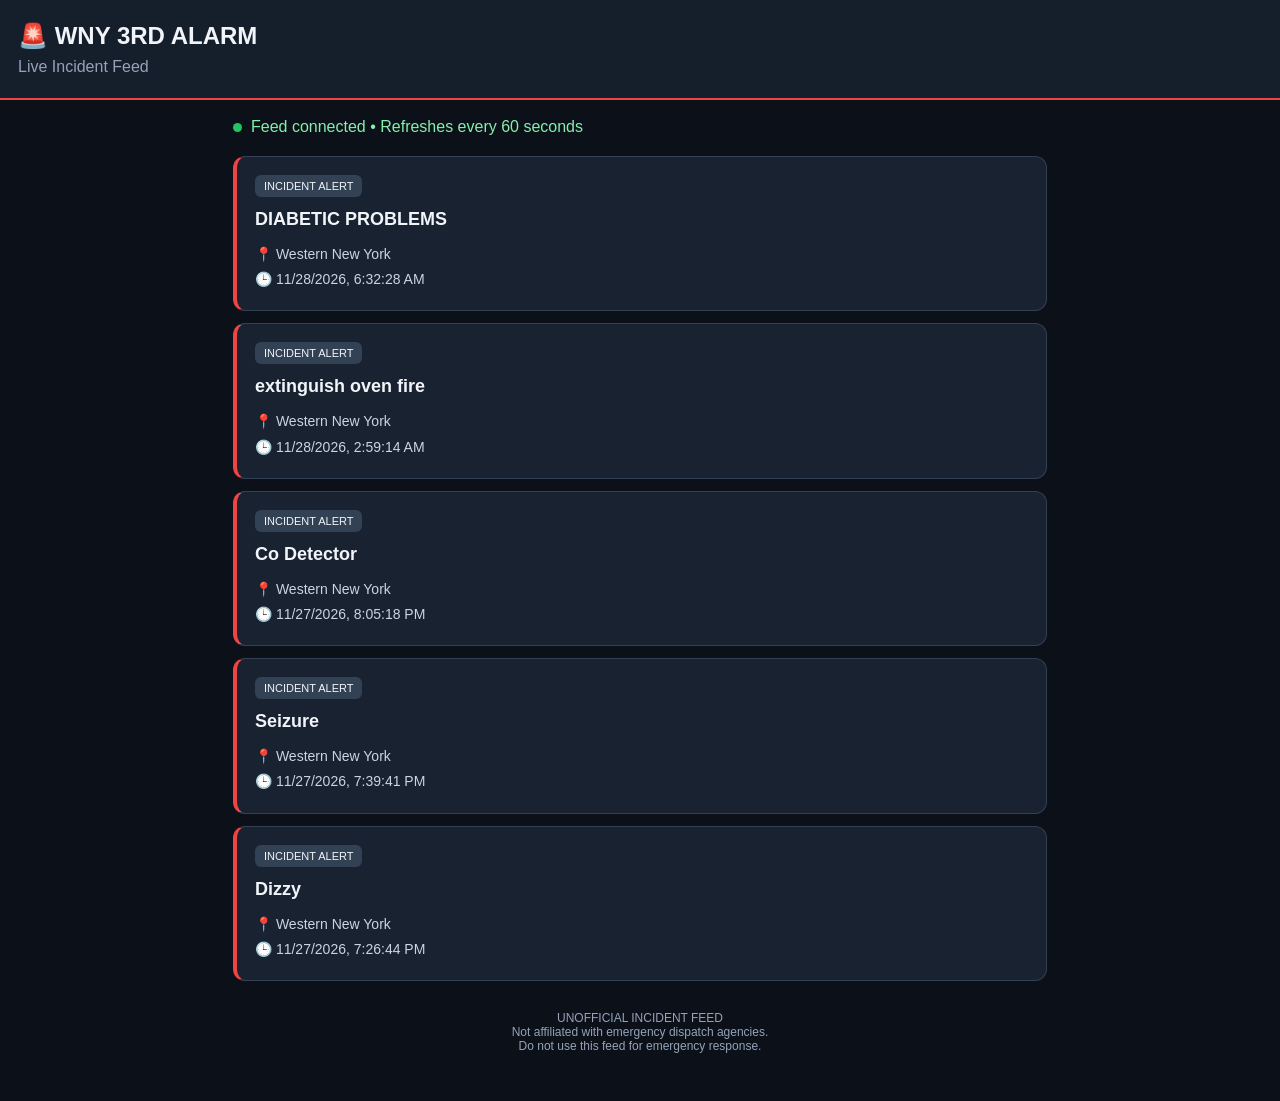
<file: incidents.html>
<!DOCTYPE html>
<html lang="en">
<head>
<meta charset="UTF-8">
<meta name="viewport" content="width=device-width, initial-scale=1">
<title>Live Incidents | WNY 3RD ALARM</title>
<style>
* { box-sizing: border-box; }
body {
  margin: 0;
  background: #0b1019;
  color: #f1f5f9;
  font-family: Arial, sans-serif;
}
header {
  padding: 22px 18px;
  background: #151e2b;
  border-bottom: 2px solid #ef4444;
}
h1 { margin: 0; font-size: 24px; }
.subtitle { color: #94a3b8; margin-top: 8px; }
main { max-width: 850px; margin: auto; padding: 18px; }
.status {
  display: flex;
  align-items: center;
  gap: 9px;
  color: #86efac;
  margin-bottom: 20px;
}
.dot {
  width: 9px;
  height: 9px;
  border-radius: 50%;
  background: #22c55e;
}
.incident {
  background: #182230;
  border: 1px solid #334155;
  border-left: 4px solid #ef4444;
  border-radius: 12px;
  padding: 18px;
  margin-bottom: 12px;
}
.incident h2 { font-size: 18px; margin: 0 0 12px; }
.meta { color: #cbd5e1; font-size: 14px; line-height: 1.8; }
.tag {
  display: inline-block;
  padding: 5px 9px;
  background: #334155;
  border-radius: 6px;
  font-size: 11px;
  margin-bottom: 12px;
}
.notice {
  font-size: 12px;
  color: #94a3b8;
  text-align: center;
  margin: 30px 0;
}
</style>
</head>
<body>
<header>
  <h1>🚨 WNY 3RD ALARM</h1>
  <div class="subtitle">Live Incident Feed</div>
</header>
<main>
  <div class="status">
    <span class="dot"></span>
    <span id="status">Checking incident feed...</span>
  </div>
  <div id="incidents"></div>
  <div class="notice">
    UNOFFICIAL INCIDENT FEED<br>
    Not affiliated with emergency dispatch agencies.<br>
    Do not use this feed for emergency response.
  </div>
</main>

<script>
const container = document.getElementById("incidents");
const status = document.getElementById("status");

function addText(parent, tag, value, className) {
  const element = document.createElement(tag);
  if (className) element.className = className;
  element.textContent = value;
  parent.appendChild(element);
  return element;
}

function renderIncident(item) {
  const card = document.createElement("article");
  card.className = "incident";

  addText(card, "span", "INCIDENT ALERT", "tag");
  addText(card, "h2", item.type || "Incident");

  const meta = document.createElement("div");
  meta.className = "meta";

  addText(meta, "div", "📍 " + (item.area || "WNY"));
  const time = new Date(item.time);
  addText(meta, "div", "🕒 " +
    (Number.isNaN(time.getTime())
      ? "Time unavailable"
      : time.toLocaleString()));

  card.appendChild(meta);
  container.appendChild(card);
}

async function loadIncidents() {
  try {
    const response = await fetch(
      "./incidents.json?t=" + Date.now(),
      { cache: "no-store" }
    );
    if (!response.ok) throw new Error("Feed unavailable");

    const data = await response.json();
    if (!Array.isArray(data)) throw new Error("Invalid feed");

    container.replaceChildren();

    data.sort((a, b) =>
      new Date(b.time) - new Date(a.time)
    ).slice(0, 30).forEach(renderIncident);

    if (!data.length) {
      addText(container, "p", "No incidents available.");
    }

    status.textContent = "Feed connected • Refreshes every 60 seconds";
  } catch (error) {
    status.textContent = "Incident feed unavailable";
  }
}

loadIncidents();
setInterval(loadIncidents, 60000);
</script>
</body>
</html>
</file>
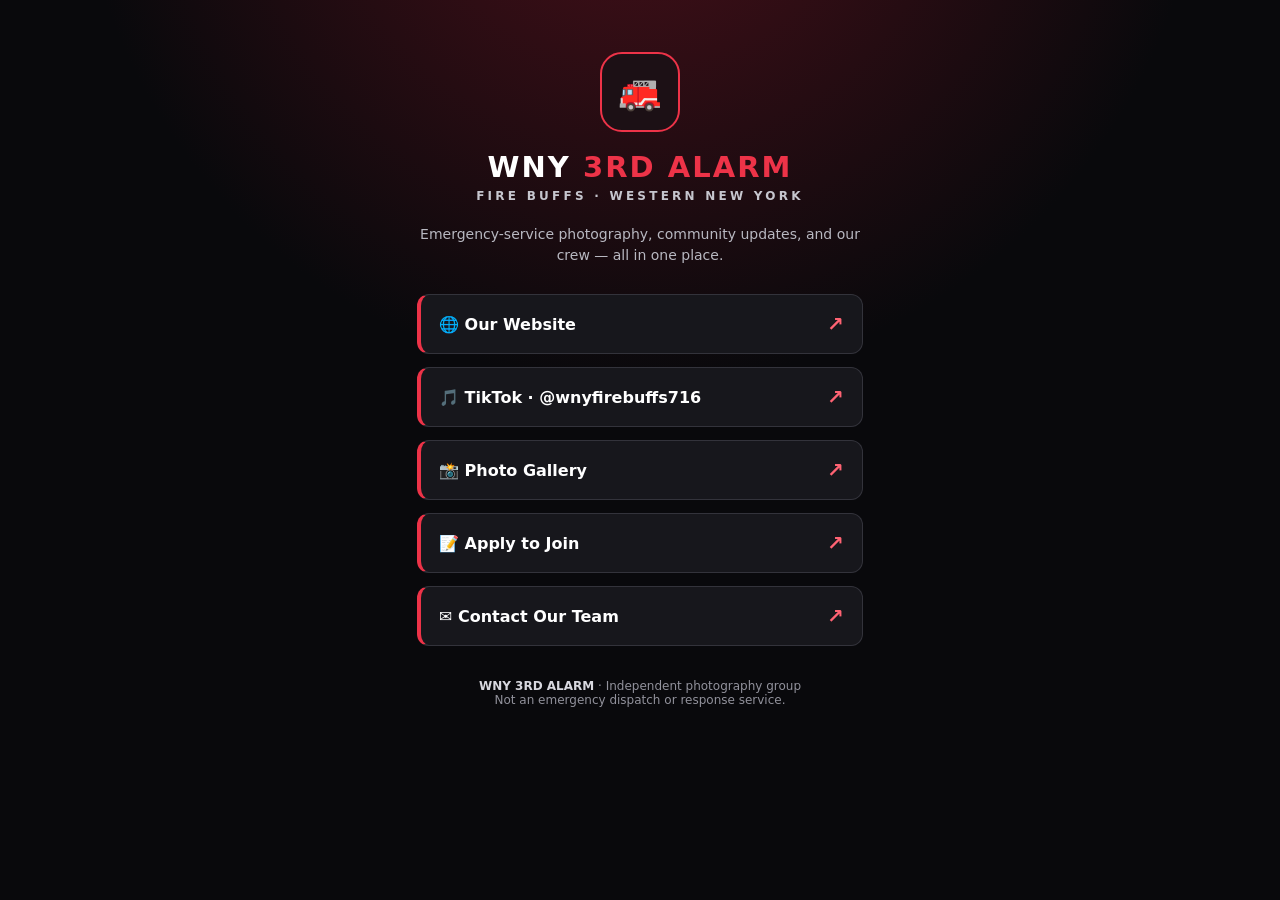
<file: links.html>
<!doctype html>
<html lang="en">
<head>
<meta charset="utf-8">
<meta name="viewport" content="width=device-width, initial-scale=1">
<meta name="theme-color" content="#0b0b0e">
<title>WNY 3RD ALARM | Links</title>
<style>
:root{color-scheme:dark;--bg:#09090c;--card:#17171c;--red:#ed3348;--muted:#b8b8c1}*{box-sizing:border-box}body{margin:0;min-height:100vh;background:radial-gradient(circle at 50% -20%,#4b101a 0%,transparent 45%),var(--bg);color:#fff;font-family:system-ui,-apple-system,Segoe UI,Roboto,sans-serif}main{max-width:490px;margin:auto;padding:52px 22px 38px;text-align:center}.mark{height:80px;width:80px;display:grid;place-items:center;margin:0 auto 18px;border:2px solid var(--red);border-radius:22px;background:#1c1015;font-size:35px}h1{font-size:29px;letter-spacing:.07em;margin:0}h1 span{color:var(--red)}.sub{font-size:12px;letter-spacing:.27em;font-weight:800;color:#c6c6ce;margin-top:5px}.desc{color:var(--muted);line-height:1.5;margin:21px 0 28px;font-size:14px}.links{display:grid;gap:13px}.link{display:flex;align-items:center;justify-content:space-between;text-decoration:none;color:#fff;background:var(--card);border:1px solid #33333b;border-left:4px solid var(--red);border-radius:12px;padding:17px 18px;font-weight:750;transition:background .15s,transform .15s}.link:hover,.link:focus-visible{background:#282830;transform:translateY(-2px)}.link span:first-child{display:flex;align-items:center;gap:12px}.arrow{color:#ff6373;font-size:20px}footer{color:#92929c;font-size:12px;margin-top:33px}footer strong{color:#d8d8df}@media(prefers-reduced-motion:reduce){.link{transition:none}}
</style>
</head>
<body><main>
<div class="mark" aria-hidden="true">🚒</div>
<h1>WNY <span>3RD ALARM</span></h1>
<div class="sub">FIRE BUFFS · WESTERN NEW YORK</div>
<p class="desc">Emergency-service photography, community updates, and our crew — all in one place.</p>
<nav class="links" aria-label="Our links">
<a class="link" href="https://wny3rdalarm716-hub.github.io/wny3rdalarm.github.io/"><span>🌐 Our Website</span><span class="arrow" aria-hidden="true">↗</span></a>
<a class="link" href="https://www.tiktok.com/@wnyfirebuffs716" target="_blank" rel="noopener noreferrer"><span>🎵 TikTok · @wnyfirebuffs716</span><span class="arrow" aria-hidden="true">↗</span></a>
<a class="link" href="https://wny3rdalarm716-hub.github.io/wny3rdalarm.github.io/#gallery"><span>📸 Photo Gallery</span><span class="arrow" aria-hidden="true">↗</span></a>
<a class="link" href="https://docs.google.com/forms/d/e/1FAIpQLSeqiCS5AikqgerVpWIJvykKUWVPQ3TylJPDcVdXrD9cLMCrcA/viewform?usp=dialog" target="_blank" rel="noopener noreferrer"><span>📝 Apply to Join</span><span class="arrow" aria-hidden="true">↗</span></a>
<a class="link" href="mailto:wny3rdalarm716@gmail.com"><span>✉️ Contact Our Team</span><span class="arrow" aria-hidden="true">↗</span></a>
</nav>
<footer><strong>WNY 3RD ALARM</strong> · Independent photography group<br>Not an emergency dispatch or response service.</footer>
</main></body></html>
</file>
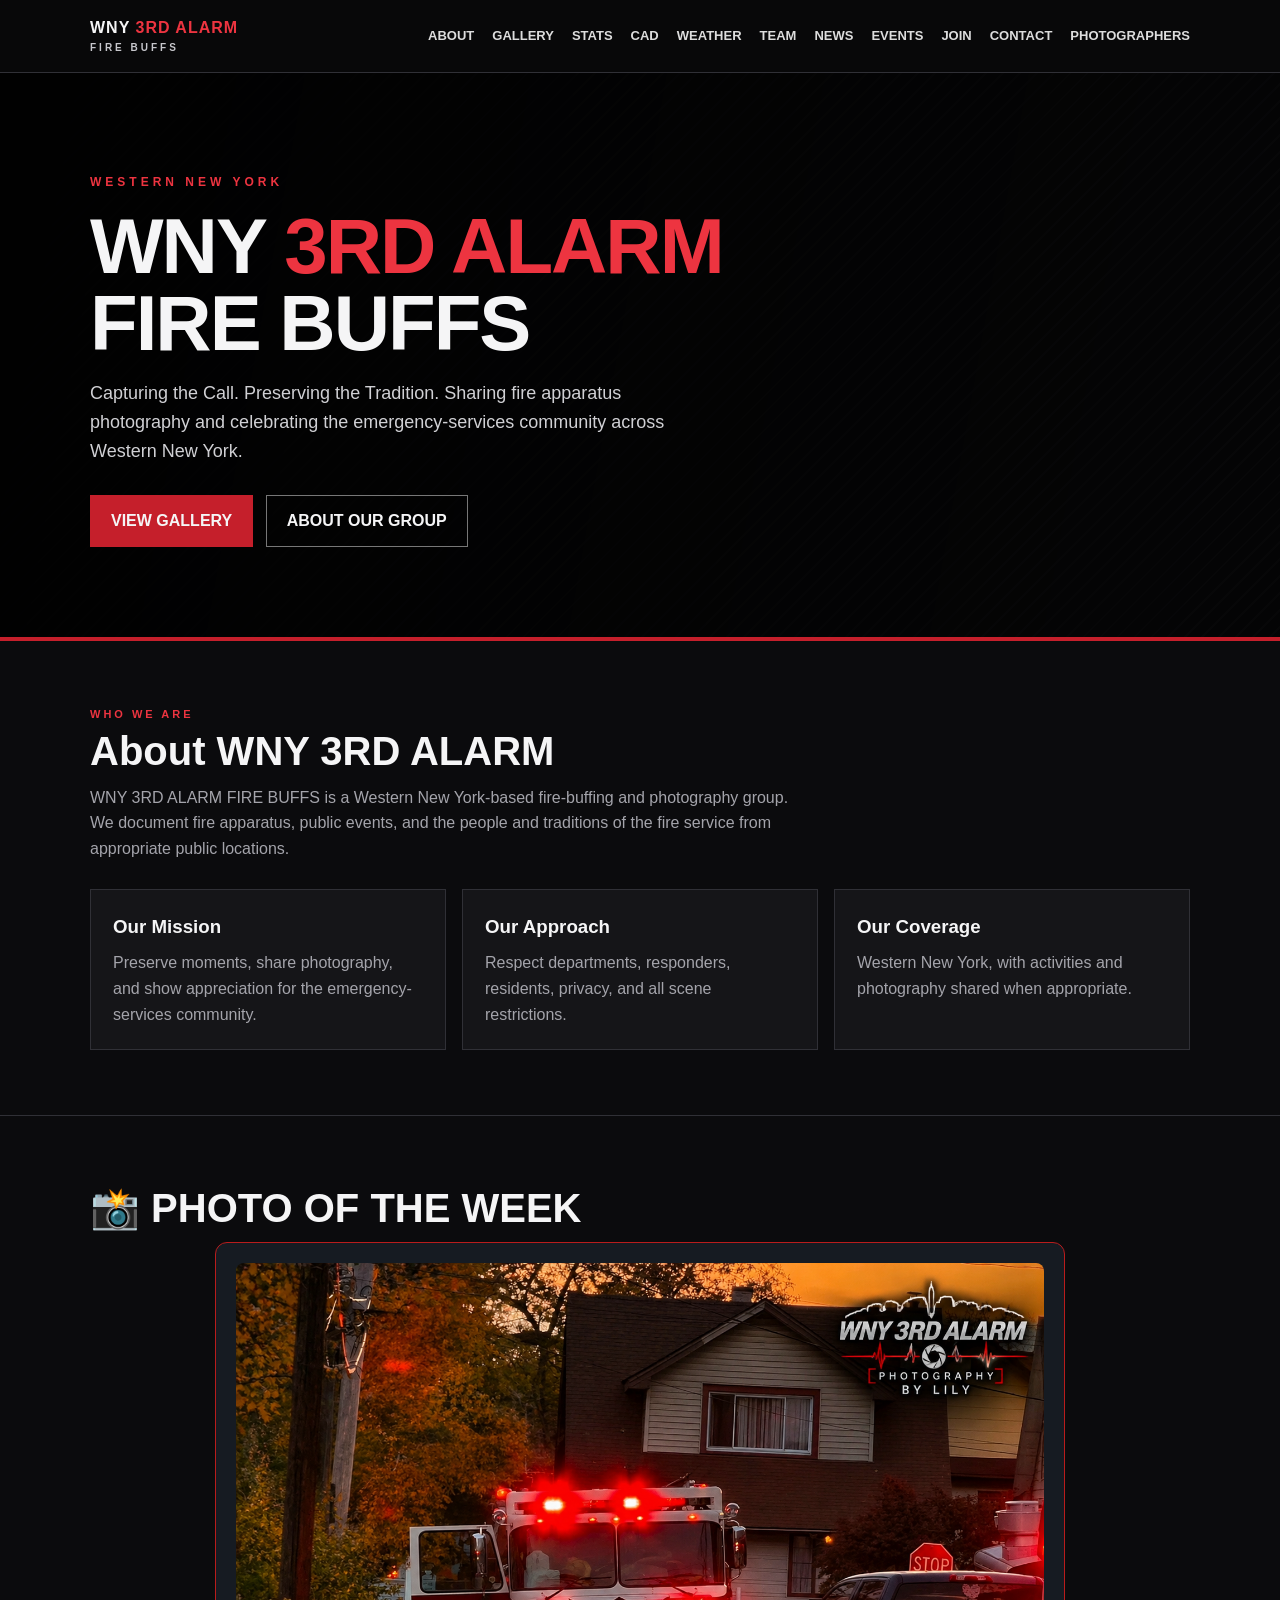
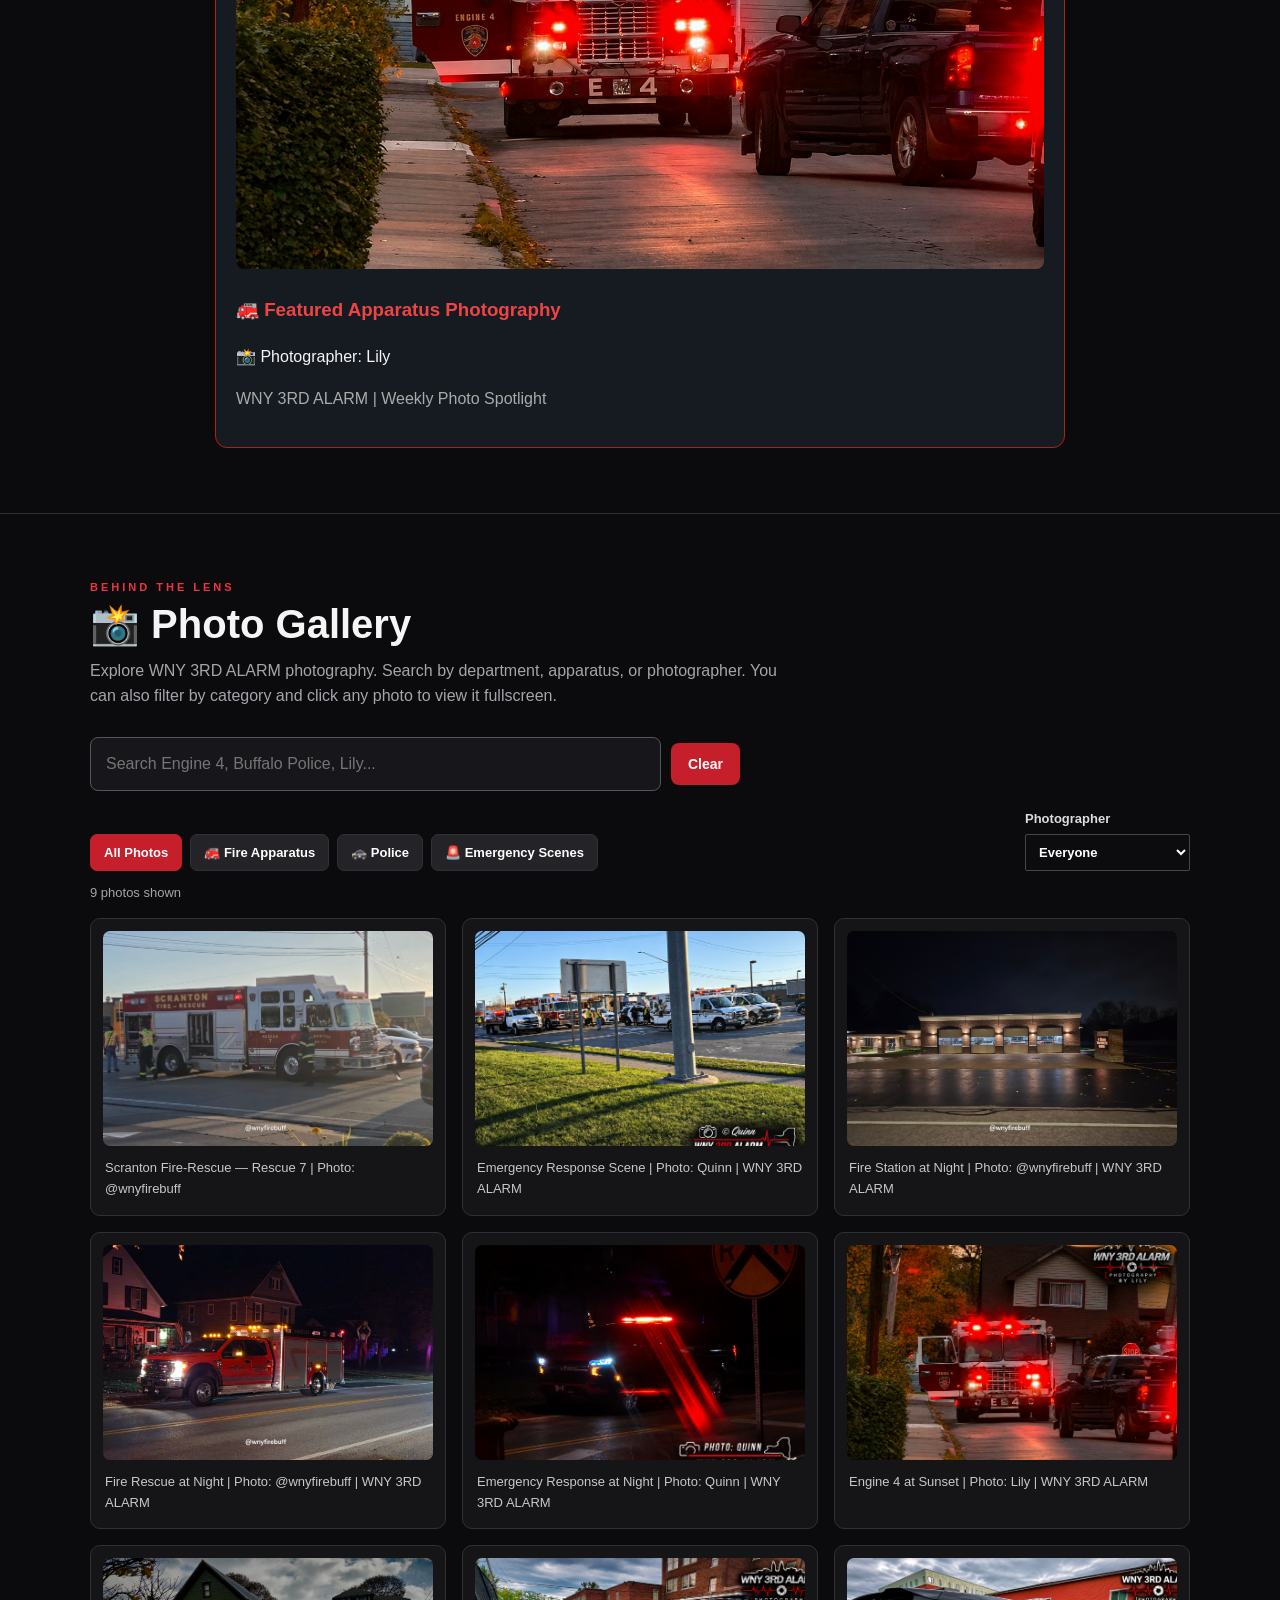
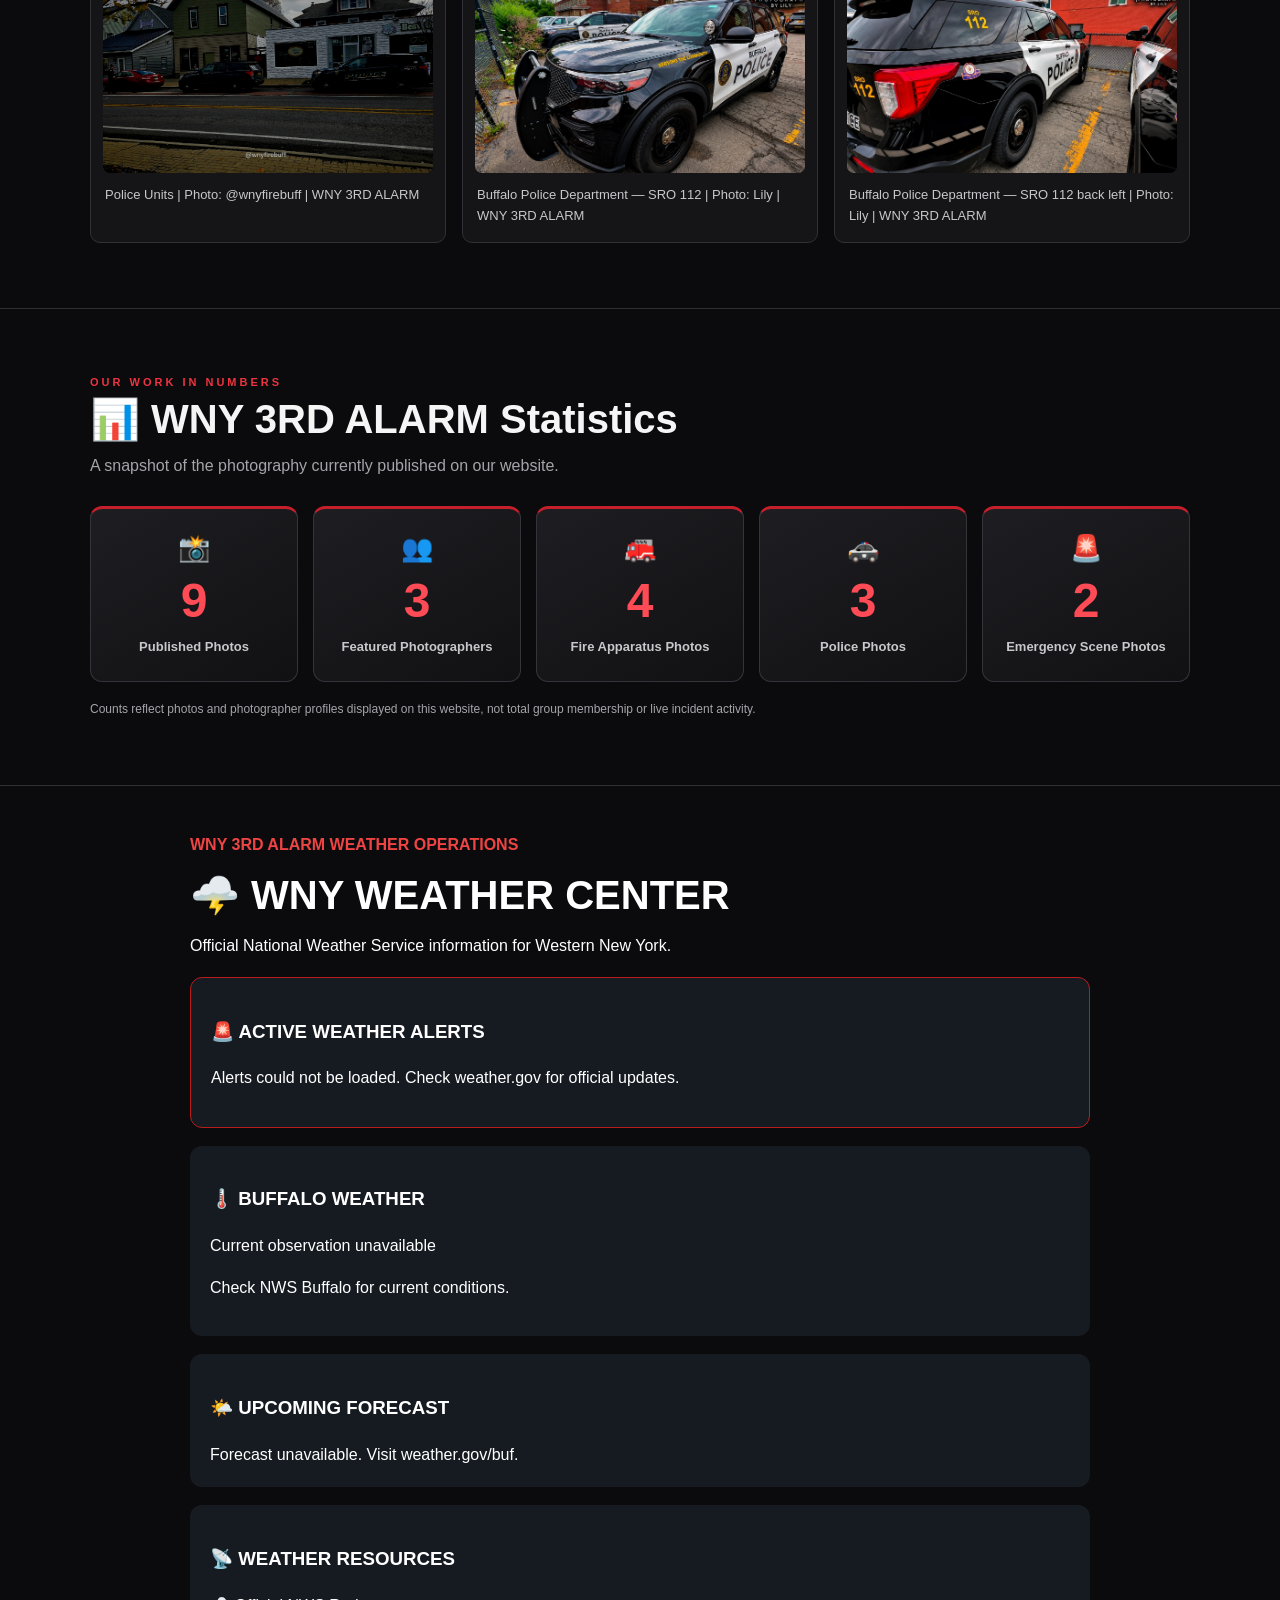
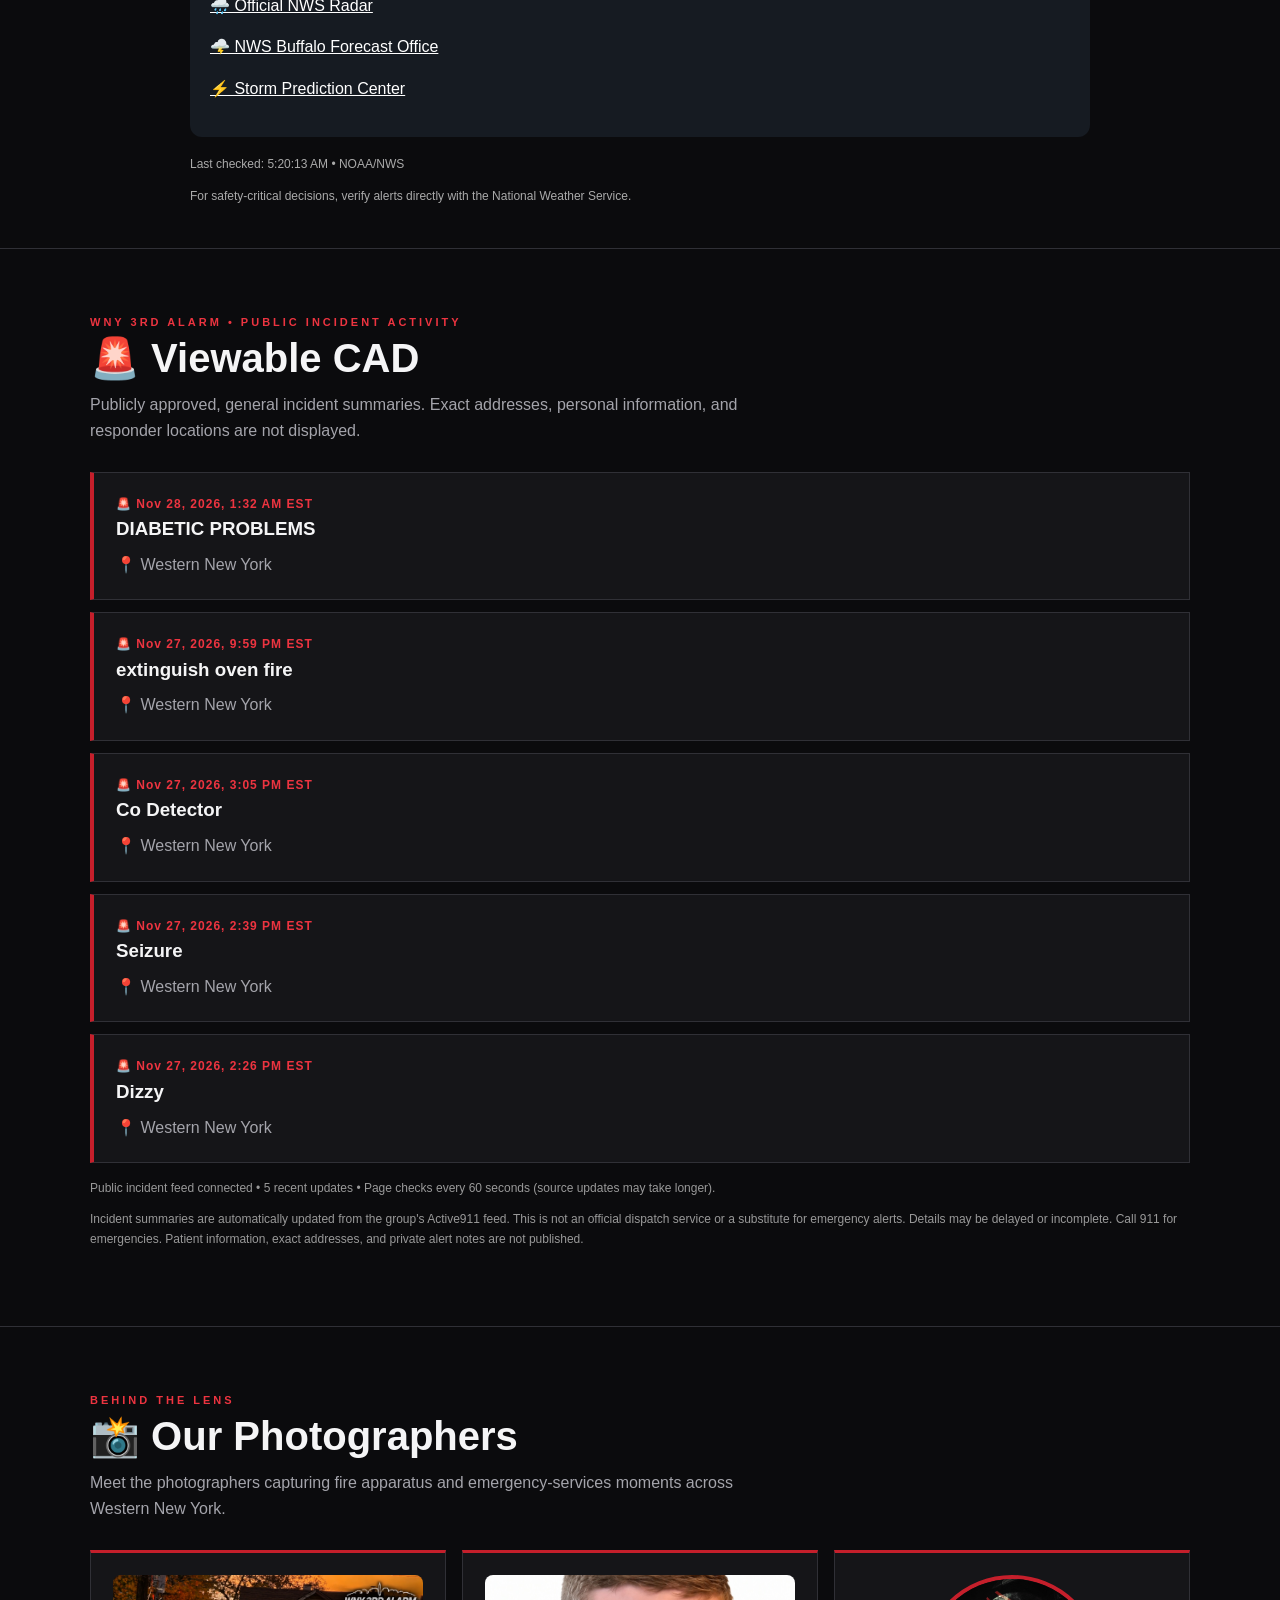
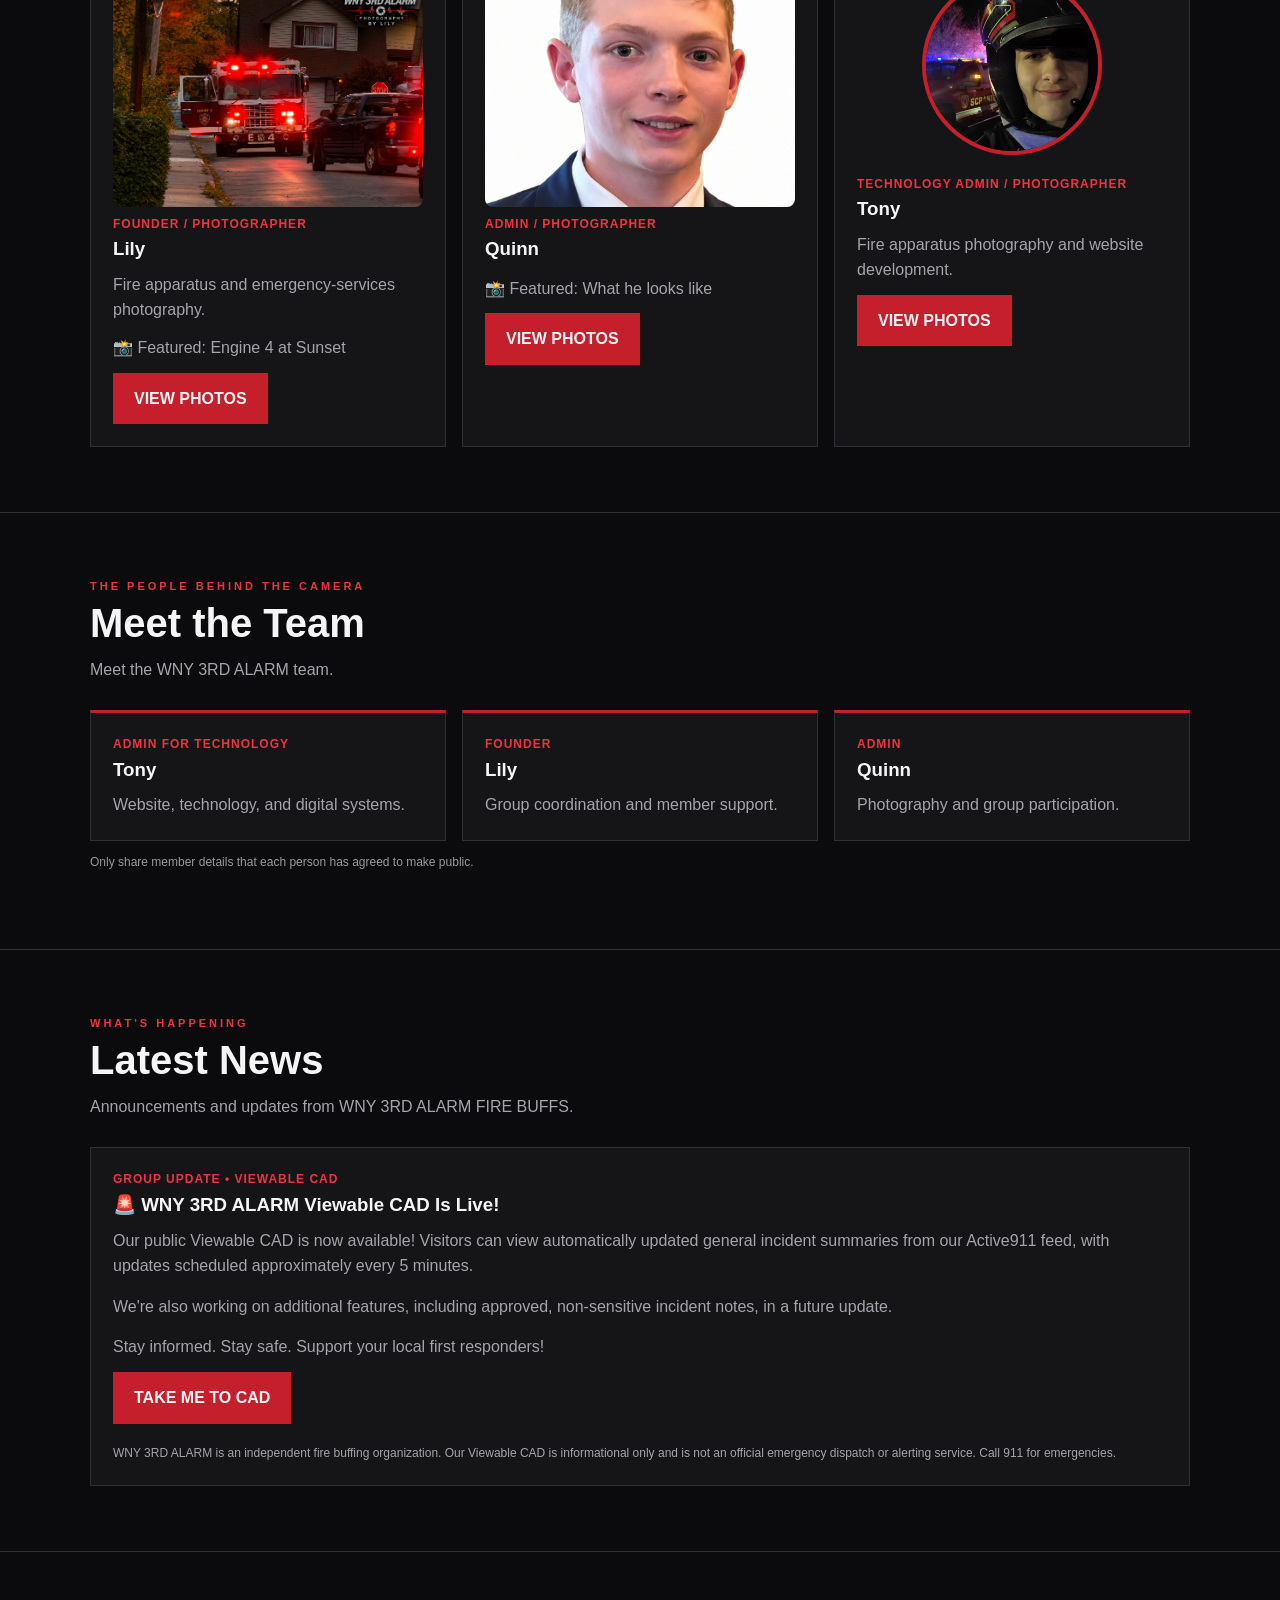
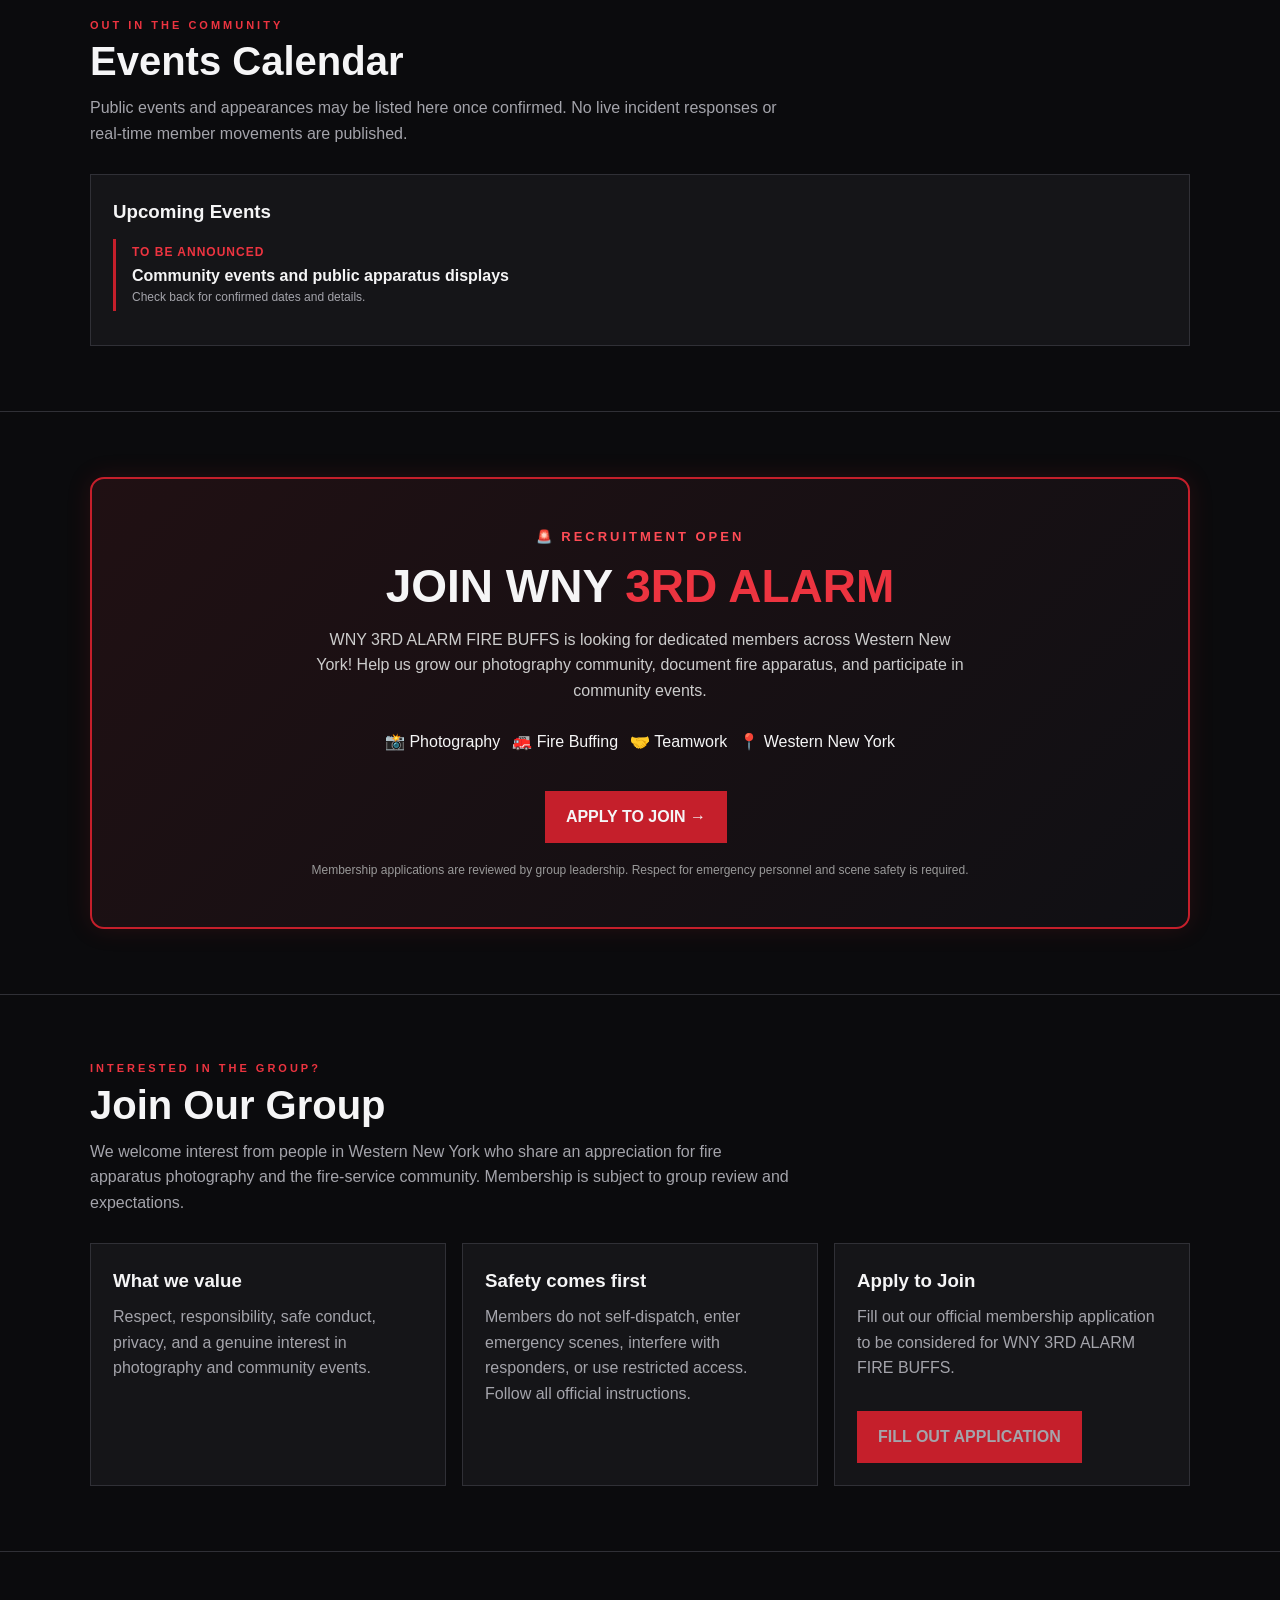
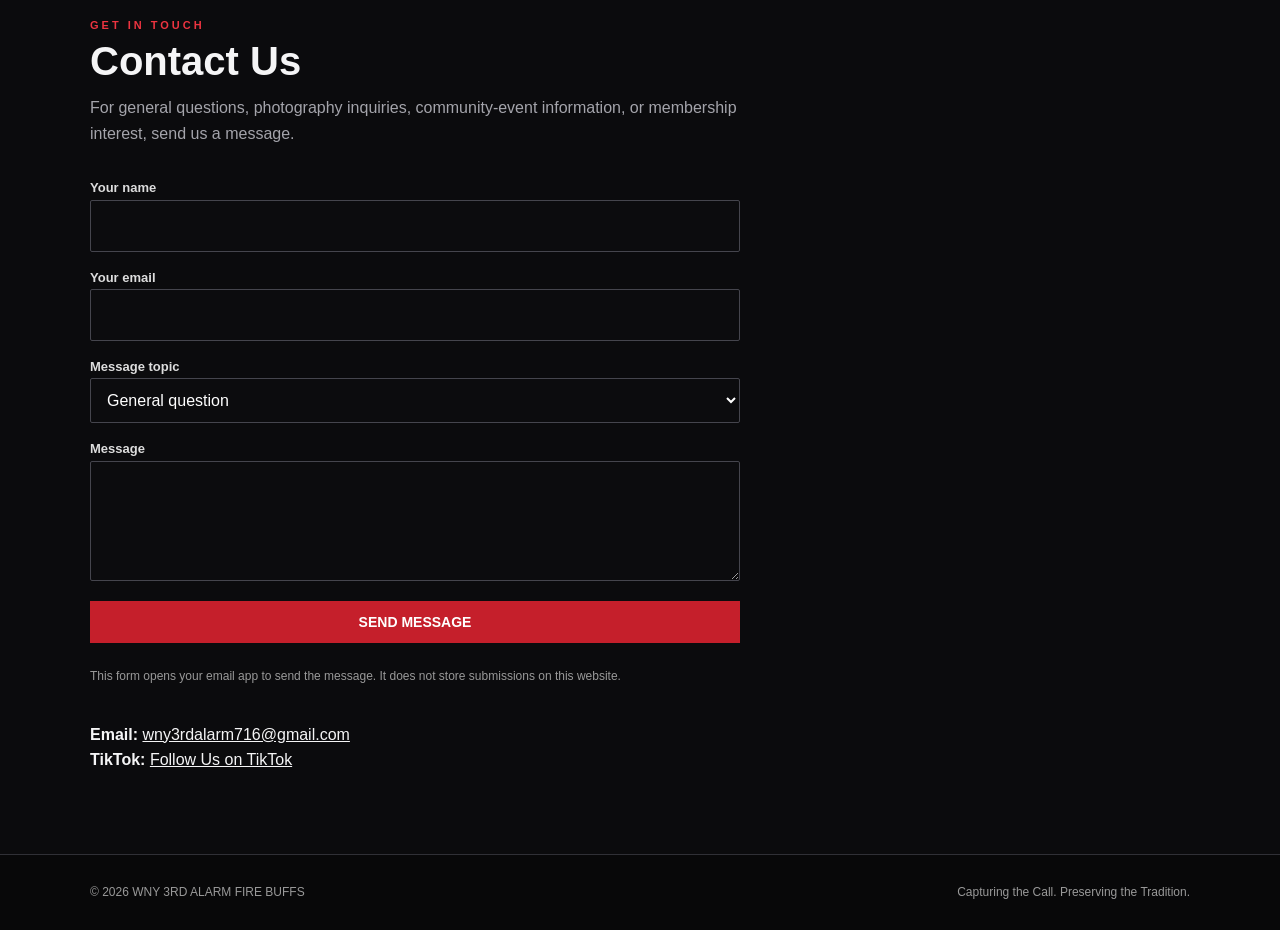
<file: WNY3RDALARM_Updated_Full_index_CAD_Link.html>
<!DOCTYPE html>
<html lang="en">
<head>
<meta property="og:type" content="website">
<meta property="og:title" content="WNY 3RD ALARM | FIRE BUFFS">
<meta property="og:description" content="Western New York fire photography and community coverage.">
<meta property="og:image" content="https://wny3rdalarm716-hub.github.io/wny3rdalarm.github.io/images/Quinns-headshot.jpg">
<meta property="og:url" content="https://wny3rdalarm716-hub.github.io/wny3rdalarm.github.io/">
<meta name="twitter:card" content="summary_large_image">
<meta name="twitter:image" content="https://wny3rdalarm716-hub.github.io/wny3rdalarm.github.io/images/Quinns-headshot.jpg">

  
<!-- Google Analytics 4 -->
<script async src="https://www.googletagmanager.com/gtag/js?id=G-3CWG61SQNM"></script>
<script>
  window.dataLayer = window.dataLayer || [];
  function gtag(){dataLayer.push(arguments);}
  gtag('js', new Date());

  gtag('config', 'G-3CWG61SQNM');
</script>
<!-- End Google Analytics -->

<meta charset="UTF-8">
<meta name="viewport" content="width=device-width, initial-scale=1">
<meta name="theme-color" content="#111111">
<meta name="description" content="WNY 3RD ALARM FIRE BUFFS — fire photography and community events across Western New York.">
<title>WNY 3RD ALARM | FIRE BUFFS</title>

<style>
:root {
  --bg:#0b0b0d;
  --panel:#151518;
  --red:#c51f2b;
  --red2:#ed3440;
  --silver:#c7c7cc;
  --muted:#a4a4ab;
  --line:#303036;
}
* { box-sizing:border-box; }
html { scroll-behavior:smooth; }
body {
  margin:0;
  background:var(--bg);
  color:#f5f5f6;
  font-family:Arial,Helvetica,sans-serif;
  line-height:1.6;
}
a { color:inherit; }
.wrap { width:min(1100px,92%); margin:auto; }
.top {
  background:#080809;
  border-bottom:1px solid var(--line);
  position:sticky;
  top:0;
  z-index:10;
}
.nav {
  min-height:72px;
  display:flex;
  align-items:center;
  justify-content:space-between;
  gap:20px;
}
.brand {
  font-weight:900;
  letter-spacing:1px;
  text-decoration:none;
  line-height:1.1;
}
.brand span { color:var(--red2); }
.brand small {
  display:block;
  color:var(--silver);
  font-size:10px;
  letter-spacing:3px;
  margin-top:5px;
}
nav { display:flex; gap:18px; flex-wrap:wrap; }
nav a {
  text-decoration:none;
  color:#ddd;
  font-size:13px;
  font-weight:700;
}
nav a:hover { color:var(--red2); }
.hero {
  padding:100px 0 90px;
  background:
    linear-gradient(100deg,rgba(0,0,0,.96),rgba(0,0,0,.72)),
    repeating-linear-gradient(135deg,#19191d 0 2px,#101013 2px 12px);
  border-bottom:4px solid var(--red);
}
.kicker {
  color:var(--red2);
  font-size:12px;
  font-weight:900;
  letter-spacing:4px;
  text-transform:uppercase;
}
.hero h1 {
  font-size:clamp(42px,8vw,78px);
  line-height:.98;
  margin:16px 0;
  font-weight:900;
  letter-spacing:-2px;
}
.hero h1 span { color:var(--red2); }
.hero p {
  max-width:620px;
  color:#d0d0d4;
  font-size:18px;
}
.btn {
  display:inline-block;
  background:var(--red);
  padding:12px 20px;
  text-decoration:none;
  font-weight:800;
  border:1px solid var(--red);
  margin:12px 8px 0 0;
}
.btn.alt { background:transparent; border-color:#777; }
.btn:hover { background:var(--red2); }
section { padding:65px 0; border-bottom:1px solid var(--line); }
.eyebrow {
  color:var(--red2);
  font-size:11px;
  letter-spacing:3px;
  font-weight:900;
  text-transform:uppercase;
}
h2 {
  font-size:clamp(28px,5vw,40px);
  margin:5px 0 12px;
  line-height:1.1;
}
.intro {
  color:var(--muted);
  max-width:700px;
  margin:0 0 28px;
}
.grid {
  display:grid;
  grid-template-columns:repeat(3,1fr);
  gap:16px;
}
.card {
  background:var(--panel);
  border:1px solid var(--line);
  padding:22px;
}
.card h3 { margin:0 0 8px; }
.card p { color:var(--muted); margin:0; }
.person { border-top:3px solid var(--red); }
.role {
  color:var(--red2);
  font-size:12px;
  font-weight:900;
  letter-spacing:1px;
  text-transform:uppercase;
}
.date {
  color:var(--red2);
  font-weight:900;
  font-size:12px;
  letter-spacing:1px;
}
.event {
  border-left:3px solid var(--red);
  margin:12px 0;
  padding:4px 0 4px 16px;
}
form { display:grid; gap:12px; max-width:650px; }
label { font-size:13px; font-weight:700; color:#ddd; }
input,textarea,select {
  width:100%;
  padding:12px;
  background:#0c0c0e;
  border:1px solid #45454d;
  color:white;
  font:inherit;
  border-radius:2px;
}
textarea { min-height:120px; resize:vertical; }
button {
  cursor:pointer;
  color:white;
  font-weight:900;
  background:var(--red);
  border:0;
  padding:13px 18px;
  font-size:14px;
}
button:hover { background:var(--red2); }
.note { font-size:12px; color:#999; }
footer {
  padding:28px 0;
  color:#999;
  font-size:12px;
  background:#080809;
}
.foot {
  display:flex;
  justify-content:space-between;
  gap:15px;
  flex-wrap:wrap;
}
@media(max-width:760px) {
  .nav { align-items:flex-start; padding:16px 0; flex-direction:column; }
  nav { gap:10px 14px; }
  .grid { grid-template-columns:1fr 1fr; }
  .hero { padding:75px 0; }
  .hero p { font-size:16px; }
}
@media(max-width:480px) {
  .grid { grid-template-columns:1fr; }
  .hero h1 { letter-spacing:-1px; }
}

/* WNY 3RD ALARM interactive photo gallery */
.gallery-controls{display:flex;align-items:end;justify-content:space-between;flex-wrap:wrap;gap:14px;margin:0 0 12px}
.gallery-filters{display:flex;flex-wrap:wrap;gap:8px}
.gallery-filters button{padding:10px 13px;border:1px solid var(--line);border-radius:7px;background:#242428;font-size:13px}
.gallery-filters button:hover,.gallery-filters button.active{background:var(--red);border-color:var(--red);color:#fff}
.gallery-photographer-label{display:flex;flex-direction:column;gap:5px}
.gallery-photographer-label select{min-width:165px;padding:9px}
.gallery-count{color:var(--muted);font-size:13px;margin:0 0 14px}
.gallery-card{margin:0;padding:12px;min-width:0;overflow:hidden;border-radius:10px}
.gallery-card[hidden]{display:none!important}
.gallery-photo{display:block;width:100%;padding:0;background:transparent;border:0;overflow:hidden;border-radius:7px;cursor:zoom-in}
.gallery-photo:hover{background:transparent}
.gallery-photo img{display:block;width:100%;height:215px;object-fit:cover;transition:transform .25s}
.gallery-photo:hover img{transform:scale(1.035)}
.gallery-card figcaption{color:var(--silver);font-size:13px;padding:12px 2px 3px}
.gallery-lightbox{position:fixed;inset:0;z-index:9999;display:none;align-items:center;justify-content:center;flex-direction:column;gap:12px;background:rgba(0,0,0,.96);padding:60px 16px 24px}
.gallery-lightbox.open{display:flex}
.gallery-lightbox img{display:block;max-width:96vw;max-height:76vh;object-fit:contain}
.gallery-lightbox p{color:#fff;text-align:center;margin:0;max-width:900px}
.gallery-lightbox-close{position:absolute;top:12px;right:18px;border:1px solid #777;border-radius:8px;background:#222}
@media(max-width:480px){.gallery-photo img{height:245px}}

/* Photo search */
.gallery-search-row{display:flex;gap:10px;align-items:center;margin:0 0 18px;max-width:650px}
.gallery-search-row input{flex:1;min-width:0;border-radius:8px;background:#17171b;border:1px solid #55555d;padding:13px 15px}
.gallery-search-row input:focus{outline:2px solid var(--red2);outline-offset:2px}
.gallery-search-row button{border-radius:8px;padding:13px 17px;white-space:nowrap}
.gallery-empty{color:var(--silver);padding:24px;border:1px dashed #55555d;border-radius:10px;margin:0 0 18px}
.gallery-empty[hidden]{display:none!important}
@media(max-width:480px){.gallery-search-row{gap:7px}.gallery-search-row button{padding:13px 12px}}

/* Public group statistics */
.stats-grid{display:grid;grid-template-columns:repeat(auto-fit,minmax(175px,1fr));gap:15px}
.stats-card{background:linear-gradient(150deg,#1e1e22,#111114);border:1px solid #34343b;border-top:3px solid var(--red);border-radius:12px;padding:24px 16px;text-align:center}
.stats-icon{font-size:26px;line-height:1.2;margin-bottom:9px}
.stats-value{font-size:clamp(32px,4vw,48px);font-weight:900;color:#ff4b55;line-height:1.15;font-variant-numeric:tabular-nums}
.stats-label{color:var(--silver);font-size:13px;font-weight:700;margin-top:8px}
.stats-footnote{color:var(--muted);font-size:12px;margin:18px 0 0}

/* Accessible responsive mobile navigation */
.mobile-menu-toggle{display:none;align-items:center;gap:10px;border:1px solid #595960;border-radius:9px;background:#1b1b20;color:#fff;padding:10px 14px;font-size:13px;letter-spacing:1px}
.mobile-menu-toggle:hover,.mobile-menu-toggle:focus-visible{background:#33333b}
.menu-icon{width:21px;display:flex;flex-direction:column;gap:4px}
.menu-icon span{height:2px;width:100%;background:#fff;border-radius:2px;transition:transform .2s,opacity .2s}
.mobile-menu-toggle[aria-expanded="true"] .menu-icon span:first-child{transform:translateY(6px) rotate(45deg)}
.mobile-menu-toggle[aria-expanded="true"] .menu-icon span:nth-child(2){opacity:0}
.mobile-menu-toggle[aria-expanded="true"] .menu-icon span:last-child{transform:translateY(-6px) rotate(-45deg)}
@media(max-width:900px){
  .top .nav{position:relative;flex-direction:row;align-items:center;justify-content:space-between;flex-wrap:wrap;padding:12px 0;min-height:68px}
  .mobile-menu-toggle{display:inline-flex}
  .top #main-nav{display:none;width:100%;flex-basis:100%;flex-direction:column;gap:0;max-height:calc(100dvh - 95px);overflow-y:auto;padding:7px 0 9px;border-top:1px solid var(--line)}
  .top #main-nav.is-open{display:flex}
  .top #main-nav a{display:block;padding:12px 14px;border-radius:7px;font-size:14px;letter-spacing:.4px}
  .top #main-nav a:hover,.top #main-nav a:focus-visible{background:#2c2024;color:#ff626b;outline-offset:-2px}
}
@media(min-width:901px){.top #main-nav{display:flex!important}}
</style>
</head>

<body>

<header class="top">
  <div class="wrap nav">
    <a class="brand" href="#home">
      WNY <span>3RD ALARM</span>
      <small>FIRE BUFFS</small>
    </a>
    <button type="button" class="mobile-menu-toggle" id="mobile-menu-toggle" aria-label="Open navigation menu" aria-controls="main-nav" aria-expanded="false"><span class="menu-icon" aria-hidden="true"><span></span><span></span><span></span></span><span class="menu-label">MENU</span></button>
    <nav id="main-nav" aria-label="Main navigation">
      <a href="#about">ABOUT</a>
      <a href="#gallery">GALLERY</a>
      <a href="#stats">STATS</a>
      <a href="#cad">CAD</a>
      <a href="#weather">WEATHER</a>
      <a href="#team">TEAM</a>
      <a href="#news">NEWS</a>
      <a href="#events">EVENTS</a>
      <a href="#join">JOIN</a>
      <a href="#contact">CONTACT</a>
      <a href="#photographers">PHOTOGRAPHERS</a>
    </nav>
  </div>
</header>

<main>

<section class="hero" id="home">
  <div class="wrap">
    <div class="kicker">Western New York</div>
    <h1>WNY <span>3RD ALARM</span><br>FIRE BUFFS</h1>
    <p>
      Capturing the Call. Preserving the Tradition.
      Sharing fire apparatus photography and celebrating
      the emergency-services community across Western New York.
    </p>
    <a class="btn" href="#gallery">VIEW GALLERY</a>
    <a class="btn alt" href="#about">ABOUT OUR GROUP</a>
  </div>
</section>

<section id="about">
  <div class="wrap">
    <div class="eyebrow">Who we are</div>
    <h2>About WNY 3RD ALARM</h2>
    <p class="intro">
      WNY 3RD ALARM FIRE BUFFS is a Western New York-based
      fire-buffing and photography group. We document fire
      apparatus, public events, and the people and traditions
      of the fire service from appropriate public locations.
    </p>
    <div class="grid">
      <article class="card">
        <h3>Our Mission</h3>
        <p>Preserve moments, share photography, and show appreciation for the emergency-services community.</p>
      </article>
      <article class="card">
        <h3>Our Approach</h3>
        <p>Respect departments, responders, residents, privacy, and all scene restrictions.</p>
      </article>
      <article class="card">
        <h3>Our Coverage</h3>
        <p>Western New York, with activities and photography shared when appropriate.</p>
      </article>
    </div>
  </div>
</section>

<section id="photo-of-the-week">
  <div class="wrap">
    <h2>📸 PHOTO OF THE WEEK</h2>
    <div style="background:#161b22;padding:20px;border:1px solid #b91c1c;border-radius:12px;max-width:850px;margin:auto;">
      <img
        src="images/lily-engine-4.jpg"
        alt="Featured fire apparatus photo"
        style="width:100%;height:auto;border-radius:8px;"
      >
      <h3 style="color:#ef4444;">🚒 Featured Apparatus Photography</h3>
      <p>📸 Photographer: Lily </p>
      <p style="color:#aaa;">WNY 3RD ALARM | Weekly Photo Spotlight</p>
    </div>
  </div>
</section>

<section id="gallery">
  <div class="wrap">
    <div class="eyebrow">Behind the Lens</div>
    <h2>📸 Photo Gallery</h2>
    <p class="intro">Explore WNY 3RD ALARM photography. Search by department, apparatus, or photographer. You can also filter by category and click any photo to view it fullscreen.</p>
    <div class="gallery-search-row" role="search" aria-label="Search gallery photos">
      <input type="search" id="gallery-search" placeholder="Search Engine 4, Buffalo Police, Lily..." aria-label="Search photos by department, apparatus, or photographer" autocomplete="off">
      <button type="button" id="gallery-search-clear" aria-label="Clear photo search">Clear</button>
    </div>
    <div class="gallery-controls">
      <div class="gallery-filters" aria-label="Photo categories">
        <button type="button" class="active" data-category="all" aria-pressed="true">All Photos</button>
        <button type="button" data-category="fire" aria-pressed="false">🚒 Fire Apparatus</button>
        <button type="button" data-category="police" aria-pressed="false">🚓 Police</button>
        <button type="button" data-category="scene" aria-pressed="false">🚨 Emergency Scenes</button>
      </div>
      <label class="gallery-photographer-label" for="gallery-photographer">Photographer
        <select id="gallery-photographer">
          <option value="all">Everyone</option><option value="tony">Tony</option><option value="lily">Lily</option><option value="quinn">Quinn</option>
        </select>
      </label>
    </div>
    <p class="gallery-count" id="gallery-count" aria-live="polite"></p>
    <p class="gallery-empty" id="gallery-empty" role="status" hidden>No matching photos. Try a different search or change your filters.</p>
    <div class="grid gallery-grid" id="photo-grid">
      <figure class="card gallery-card" data-category="fire" data-photographer="tony">
        <button type="button" class="gallery-photo" aria-label="View Scranton Fire-Rescue Rescue 7 photographed at sunset fullscreen">
          <img src="images/scranton-rescue-7.jpg" alt="Scranton Fire-Rescue Rescue 7 photographed at sunset" loading="lazy">
        </button>
        <figcaption>Scranton Fire-Rescue — Rescue 7 | Photo: @wnyfirebuff</figcaption>
      </figure>
      <figure class="card gallery-card" data-category="scene" data-photographer="quinn">
        <button type="button" class="gallery-photo" aria-label="View Emergency response scene photographed by Quinn fullscreen">
          <img src="images/incident-scene-01.jpg" alt="Emergency response scene photographed by Quinn" loading="lazy">
        </button>
        <figcaption>Emergency Response Scene | Photo: Quinn | WNY 3RD ALARM</figcaption>
      </figure>
      <figure class="card gallery-card" data-category="fire" data-photographer="tony">
        <button type="button" class="gallery-photo" aria-label="View Fire station illuminated at night fullscreen">
          <img src="images/fire-station-night.jpg" alt="Fire station illuminated at night" loading="lazy">
        </button>
        <figcaption>Fire Station at Night | Photo: @wnyfirebuff | WNY 3RD ALARM</figcaption>
      </figure>
      <figure class="card gallery-card" data-category="fire" data-photographer="tony">
        <button type="button" class="gallery-photo" aria-label="View Fire rescue truck at night fullscreen">
          <img src="images/rescue-truck-night.jpg" alt="Fire rescue truck at night" loading="lazy">
        </button>
        <figcaption>Fire Rescue at Night | Photo: @wnyfirebuff | WNY 3RD ALARM</figcaption>
      </figure>
      <figure class="card gallery-card" data-category="scene" data-photographer="quinn">
        <button type="button" class="gallery-photo" aria-label="View Emergency vehicle with flashing lights at night fullscreen">
          <img src="images/quinn-emergency-night.jpg" alt="Emergency vehicle with flashing lights at night" loading="lazy">
        </button>
        <figcaption>Emergency Response at Night | Photo: Quinn | WNY 3RD ALARM</figcaption>
      </figure>
      <figure class="card gallery-card" data-category="fire" data-photographer="lily">
        <button type="button" class="gallery-photo" aria-label="View Engine 4 with red emergency lights at sunset fullscreen">
          <img src="images/lily-engine-4.jpg" alt="Engine 4 with red emergency lights at sunset" loading="lazy">
        </button>
        <figcaption>Engine 4 at Sunset | Photo: Lily | WNY 3RD ALARM</figcaption>
      </figure>
      <figure class="card gallery-card" data-category="police" data-photographer="tony">
        <button type="button" class="gallery-photo" aria-label="View Police vehicles parked along a Western New York street fullscreen">
          <img src="images/police-units.jpg" alt="Police vehicles parked along a Western New York street" loading="lazy">
        </button>
        <figcaption>Police Units | Photo: @wnyfirebuff | WNY 3RD ALARM</figcaption>
      </figure>
      <figure class="card gallery-card" data-category="police" data-photographer="lily">
        <button type="button" class="gallery-photo" aria-label="View Buffalo Police Department patrol SUV photographed by Lily fullscreen">
          <img src="images/lily-buffalo-police.jpg" alt="Buffalo Police Department patrol SUV photographed by Lily" loading="lazy">
        </button>
        <figcaption>Buffalo Police Department — SRO 112  |
    Photo: Lily | WNY 3RD ALARM</figcaption>
      </figure>
      <figure class="card gallery-card" data-category="police" data-photographer="lily">
        <button type="button" class="gallery-photo" aria-label="View Buffalo Police Department patrol SUV photographed by Lily fullscreen">
          <img src="images/lily-buffalo-police-back-left.jpg" alt="Buffalo Police Department patrol SUV photographed by Lily" loading="lazy">
        </button>
        <figcaption>Buffalo Police Department — SRO 112 back left |
    Photo: Lily | WNY 3RD ALARM</figcaption>
      </figure>
    </div>
  </div>
</section>

<section id="stats" aria-labelledby="stats-heading">
  <div class="wrap">
    <div class="eyebrow">Our work in numbers</div>
    <h2 id="stats-heading">📊 WNY 3RD ALARM Statistics</h2>
    <p class="intro">A snapshot of the photography currently published on our website.</p>
    <div class="stats-grid" aria-live="off">
      <div class="stats-card"><div class="stats-icon" aria-hidden="true">📸</div><div class="stats-value" id="stat-photos">—</div><div class="stats-label">Published Photos</div></div>
      <div class="stats-card"><div class="stats-icon" aria-hidden="true">👥</div><div class="stats-value" id="stat-photographers">—</div><div class="stats-label">Featured Photographers</div></div>
      <div class="stats-card"><div class="stats-icon" aria-hidden="true">🚒</div><div class="stats-value" id="stat-fire">—</div><div class="stats-label">Fire Apparatus Photos</div></div>
      <div class="stats-card"><div class="stats-icon" aria-hidden="true">🚓</div><div class="stats-value" id="stat-police">—</div><div class="stats-label">Police Photos</div></div>
      <div class="stats-card"><div class="stats-icon" aria-hidden="true">🚨</div><div class="stats-value" id="stat-scene">—</div><div class="stats-label">Emergency Scene Photos</div></div>
    </div>
    <p class="stats-footnote">Counts reflect photos and photographer profiles displayed on this website, not total group membership or live incident activity.</p>
  </div>
</section>

<section id="weather" style="padding:30px 16px;color:white">
  <div style="max-width:900px;margin:auto">
    <p style="color:#ef4444;font-weight:bold">
      WNY 3RD ALARM WEATHER OPERATIONS
    </p>
    <h2>🌩️ WNY WEATHER CENTER</h2>
    <p>Official National Weather Service information for Western New York.</p>

    <div style="background:#161b22;padding:20px;border-radius:12px;margin:18px 0;border:1px solid #b91c1c">
      <h3>🚨 ACTIVE WEATHER ALERTS</h3>
      <p id="weather-alerts">Loading official alerts...</p>
    </div>

    <div style="background:#161b22;padding:20px;border-radius:12px;margin:18px 0">
      <h3>🌡️ BUFFALO WEATHER</h3>
      <p id="weather-temp">Loading latest observation...</p>
      <p id="weather-condition"></p>
      <small id="weather-observed"></small>
    </div>

    <div style="background:#161b22;padding:20px;border-radius:12px;margin:18px 0">
      <h3>🌤️ UPCOMING FORECAST</h3>
      <div id="weather-forecast">Loading forecast...</div>
    </div>

    <div style="background:#161b22;padding:20px;border-radius:12px;margin:18px 0">
      <h3>📡 WEATHER RESOURCES</h3>
      <p><a href="https://radar.weather.gov/" target="_blank" rel="noopener noreferrer">🌧️ Official NWS Radar</a></p>
      <p><a href="https://www.weather.gov/buf/" target="_blank" rel="noopener noreferrer">🌩️ NWS Buffalo Forecast Office</a></p>
      <p><a href="https://www.spc.noaa.gov/" target="_blank" rel="noopener noreferrer">⚡ Storm Prediction Center</a></p>
    </div>

    <p id="weather-status" style="color:#aaa;font-size:12px">
      Weather information provided by NOAA/NWS.
    </p>
    <p style="color:#aaa;font-size:12px">
      For safety-critical decisions, verify alerts directly with the National Weather Service.
    </p>
  </div>
</section>

<script>
(function () {
  const API = "https://api.weather.gov";

  async function getJSON(url) {
    const response = await fetch(url, {
      headers: { "Accept": "application/geo+json" }
    });
    if (!response.ok) throw new Error("NWS service unavailable");
    return response.json();
  }

  function showText(id, value) {
    document.getElementById(id).textContent = value;
  }

  async function loadAlerts() {
    const box = document.getElementById("weather-alerts");

    try {
      const data = await getJSON(API + "/alerts/active?zone=NYC029");
      const alerts = data.features || [];
      box.replaceChildren();

      if (!alerts.length) {
        box.textContent = "No active NWS alerts reported for Erie County.";
        return;
      }

      alerts.slice(0, 12).forEach(item => {
        const p = item.properties || {};
        const card = document.createElement("div");

        card.style.cssText =
          "border-left:4px solid #ef4444;padding:12px;margin:10px 0;background:#25252b;border-radius:6px";

        const heading = document.createElement("strong");
        heading.textContent = p.event || "Weather Alert";
        card.appendChild(heading);

        const detail = document.createElement("p");
        detail.textContent = p.headline || p.description || "";
        card.appendChild(detail);

        if (p.web) {
          const link = document.createElement("a");
          link.href = p.web;
          link.textContent = "View official alert";
          link.target = "_blank";
          link.rel = "noopener noreferrer";
          card.appendChild(link);
        }

        box.appendChild(card);
      });

    } catch (error) {
      box.textContent =
        "Alerts could not be loaded. Check weather.gov for official updates.";
    }
  }

  async function loadConditions() {
    try {
      const data = await getJSON(
        API + "/stations/KBUF/observations/latest"
      );

      const p = data.properties || {};
      const c = p.temperature && p.temperature.value;

      showText(
        "weather-temp",
        Number.isFinite(c)
          ? Math.round(c * 9 / 5 + 32) + "°F"
          : "Temperature unavailable"
      );

      showText(
        "weather-condition",
        p.textDescription || "Condition unavailable"
      );

      showText(
        "weather-observed",
        p.timestamp
          ? "Observed: " + new Date(p.timestamp).toLocaleString()
          : "Observation time unavailable"
      );

    } catch (error) {
      showText("weather-temp", "Current observation unavailable");
      showText("weather-condition", "Check NWS Buffalo for current conditions.");
    }
  }

  async function loadForecast() {
    const box = document.getElementById("weather-forecast");

    try {
      const point = await getJSON(
        API + "/points/42.8864,-78.8784"
      );

      const forecastURL = point.properties.forecast;
      const data = await getJSON(forecastURL);

      box.replaceChildren();

      (data.properties.periods || []).slice(0, 4).forEach(p => {
        const item = document.createElement("div");

        item.style.cssText =
          "padding:12px 0;border-bottom:1px solid #333";

        const name = document.createElement("strong");
        name.textContent =
          p.name + " — " + p.temperature + "°" + p.temperatureUnit;

        const description = document.createElement("p");
        description.textContent = p.shortForecast;

        item.append(name, description);
        box.appendChild(item);
      });

    } catch (error) {
      box.textContent = "Forecast unavailable. Visit weather.gov/buf.";
    }
  }

  async function refreshWeather() {
    showText("weather-status", "Checking National Weather Service...");

    await Promise.all([
      loadAlerts(),
      loadConditions(),
      loadForecast()
    ]);

    showText(
      "weather-status",
      "Last checked: " + new Date().toLocaleTimeString() + " • NOAA/NWS"
    );
  }

  refreshWeather();
  setInterval(refreshWeather, 300000);
})();
</script>

<section id="cad">
  <div class="wrap">
    <div class="eyebrow">WNY 3RD ALARM • PUBLIC INCIDENT ACTIVITY</div>
    <h2>🚨 Viewable CAD</h2>
    <p class="intro">
      Publicly approved, general incident summaries.
      Exact addresses, personal information, and responder locations
      are not displayed.
    </p>

    <div id="cad-feed" aria-live="polite">
      <div class="card" style="border-left:4px solid var(--red)">
        <div class="date">PUBLIC FEED STATUS</div>
        <h3>Awaiting approved updates</h3>
        <p>No approved public updates have been posted.</p>
      </div>
    </div>

    <p class="note" id="cad-status" style="margin-top:16px">
      Checking public updates…
    </p>

    <p class="note">
      Incident summaries are automatically updated from the group's Active911 feed.
      This is not an official dispatch service or a substitute for emergency alerts.
      Details may be delayed or incomplete. Call 911 for emergencies.
      Patient information, exact addresses, and private alert notes are not published.
    </p>
  </div>
</section>

<section id="photographers">
  <div class="wrap">
    <div class="eyebrow">Behind the Lens</div>
    <h2>📸 Our Photographers</h2>
    <p class="intro">
      Meet the photographers capturing fire apparatus
      and emergency-services moments across Western New York.
    </p>

    <div class="grid">

      <!-- LILY -->
      <article class="card person">
        <img
          src="images/lily-engine-4.jpg"
          alt="Engine 4 photographed by Lily"
          loading="lazy"
          style="width:100%;aspect-ratio:4/3;object-fit:cover;border-radius:8px"
        >
        <div class="role">Founder / Photographer</div>
        <h3>Lily</h3>
        <p>Fire apparatus and emergency-services photography.</p>
        <p style="margin-top:12px">
          📸 Featured: Engine 4 at Sunset
        </p>
        <a class="btn" href="#gallery">VIEW PHOTOS</a>
      </article>

      <!-- QUINN -->
      <article class="card person">
        <img
          src="images/Quinns-headshot.jpg"
          alt="Emergency scene photographed by Quinn"
          loading="lazy"
          style="width:100%;aspect-ratio:4/3;object-fit:cover;border-radius:8px"
        >
        <div class="role">Admin / Photographer</div>
        <h3>Quinn</h3>
        <p style="margin-top:12px">
          📸 Featured: What he looks like
        </p>
        <a class="btn" href="#gallery">VIEW PHOTOS</a>
      </article>

      
<!-- TONY -->
<article class="card person">

  <img
    src="images/tony-headshot.jpg"
    alt="Tony — WNY 3RD ALARM Photographer"
    loading="lazy"
    style="
      width:180px;
      height:180px;
      object-fit:cover;
      object-position:center 35%;
      border-radius:50%;
      border:4px solid #c51f2b;
      display:block;
      margin:0 auto 20px;
    "
  >

  <div class="role">
    Technology Admin / Photographer
  </div>

  <h3>Tony</h3>

  <p>
    Fire apparatus photography and website development.
  </p>

  <a class="btn" href="#gallery">
    VIEW PHOTOS
  </a>

</article>

    </div>
  </div>
</section>

<section id="team">
  <div class="wrap">
    <div class="eyebrow">The people behind the camera</div>
    <h2>Meet the Team</h2>
    <p class="intro">Meet the WNY 3RD ALARM team.</p>

    <div class="grid">
      <article class="card person">
        <div class="role">Admin for Technology</div>
        <h3>Tony</h3>
        <p>Website, technology, and digital systems.</p>
      </article>

      <article class="card person">
        <div class="role">Founder</div>
        <h3>Lily</h3>
        <p>Group coordination and member support.</p>
      </article>

      <article class="card person">
        <div class="role">Admin</div>
        <h3>Quinn</h3>
        <p>Photography and group participation.</p>
      </article>
    </div>

    <p class="note">
      Only share member details that each person has agreed to make public.
    </p>
  </div>
</section>

<section id="news">
  <div class="wrap">
    <div class="eyebrow">What's happening</div>
    <h2>Latest News</h2>
    <p class="intro">
      Announcements and updates from WNY 3RD ALARM FIRE BUFFS.
    </p>

    <div class="card">
      <div class="date">GROUP UPDATE • VIEWABLE CAD</div>
      <h3>🚨 WNY 3RD ALARM Viewable CAD Is Live!</h3>
      <p>
        Our public Viewable CAD is now available! Visitors can view
        automatically updated general incident summaries from our
        Active911 feed, with updates scheduled approximately every
        5 minutes.
      </p>
      <p style="margin-top:15px">
        We're also working on additional features, including approved,
        non-sensitive incident notes, in a future update.
      </p>
      <p style="margin-top:15px">
        Stay informed. Stay safe. Support your local first responders!
      </p>
      <a class="btn" href="https://wny3rdalarm716-hub.github.io/wny3rdalarm.github.io/incidents.html?utm_source=chatgpt.com">TAKE ME TO CAD</a>
      <p class="note" style="margin-top:20px">
        WNY 3RD ALARM is an independent fire buffing organization.
        Our Viewable CAD is informational only and is not an official
        emergency dispatch or alerting service. Call 911 for emergencies.
      </p>
    </div>
  </div>
</section>

<section id="events">
  <div class="wrap">
    <div class="eyebrow">Out in the community</div>
    <h2>Events Calendar</h2>
    <p class="intro">
      Public events and appearances may be listed here once confirmed.
      No live incident responses or real-time member movements are published.
    </p>

    <div class="card">
      <h3>Upcoming Events</h3>
      <div class="event">
        <div class="date">TO BE ANNOUNCED</div>
        <strong>Community events and public apparatus displays</strong>
        <p class="note">Check back for confirmed dates and details.</p>
      </div>
    </div>
  </div>
</section>


<!-- RECRUITMENT ANNOUNCEMENT -->
<section id="recruitment">
  <div class="wrap">

    <div style="
      background:linear-gradient(135deg,#201013,#101014);
      border:2px solid #c51f2b;
      border-radius:14px;
      padding:35px 25px;
      text-align:center;
      box-shadow:0 0 25px rgba(197,31,43,.15);
    ">

      <p style="
        color:#ff4b55;
        font-size:13px;
        font-weight:900;
        letter-spacing:3px;
      ">
        🚨 RECRUITMENT OPEN
      </p>

      <h2 style="font-size:clamp(28px,5vw,46px)">
        JOIN WNY <span style="color:#ed3440">3RD ALARM</span>
      </h2>

      <p style="
        max-width:650px;
        margin:15px auto;
        color:#ccc;
      ">
        WNY 3RD ALARM FIRE BUFFS is looking for
        dedicated members across Western New York!
        Help us grow our photography community,
        document fire apparatus, and participate
        in community events.
      </p>

      <div style="
        display:flex;
        justify-content:center;
        flex-wrap:wrap;
        gap:12px;
        margin:25px 0;
      ">
        <span>📸 Photography</span>
        <span>🚒 Fire Buffing</span>
        <span>🤝 Teamwork</span>
        <span>📍 Western New York</span>
      </div>

      <a
        href="https://docs.google.com/forms/d/e/1FAIpQLSeqiCS5AikqgerVpWIJvykKUWVPQ3TylJPDcVdXrD9cLMCrcA/viewform?usp=dialog"
        target="_blank"
        rel="noopener noreferrer"
        class="btn"
      >
        APPLY TO JOIN →
      </a>

      <p style="
        margin-top:18px;
        color:#999;
        font-size:12px;
      ">
        Membership applications are reviewed by group leadership.
        Respect for emergency personnel and scene safety is required.
      </p>

    </div>
  </div>
</section>

<section id="join">
  <div class="wrap">
    <div class="eyebrow">Interested in the group?</div>
    <h2>Join Our Group</h2>
    <p class="intro">
      We welcome interest from people in Western New York who share
      an appreciation for fire apparatus photography and the fire-service
      community. Membership is subject to group review and expectations.
    </p>

    <div class="grid">
      <article class="card">
        <h3>What we value</h3>
        <p>
          Respect, responsibility, safe conduct, privacy,
          and a genuine interest in photography and community events.
        </p>
      </article>

      <article class="card">
        <h3>Safety comes first</h3>
        <p>
          Members do not self-dispatch, enter emergency scenes,
          interfere with responders, or use restricted access.
          Follow all official instructions.
        </p>
      </article>

      <article class="card">
        <h3>Apply to Join</h3>
        <p>
          Fill out our official membership application
          to be considered for WNY 3RD ALARM FIRE BUFFS.
        </p>
        <p style="margin-top:18px">
          <a
            class="btn"
            href="https://docs.google.com/forms/d/e/1FAIpQLSeqiCS5AikqgerVpWIJvykKUWVPQ3TylJPDcVdXrD9cLMCrcA/viewform?usp=dialog"
            target="_blank"
            rel="noopener noreferrer"
          >FILL OUT APPLICATION</a>
        </p>
      </article>
    </div>
  </div>
</section>

<section id="contact">
  <div class="wrap">
    <div class="eyebrow">Get in touch</div>
    <h2>Contact Us</h2>
    <p class="intro">
      For general questions, photography inquiries,
      community-event information, or membership interest,
      send us a message.
    </p>

    <form
      action="mailto:wny3rdalarm716@gmail.com"
      method="post"
      enctype="text/plain"
    >
      <div>
        <label for="name">Your name</label>
        <input id="name" name="Name" required autocomplete="name">
      </div>

      <div>
        <label for="email">Your email</label>
        <input id="email" name="Email" type="email" required autocomplete="email">
      </div>

      <div>
        <label for="topic">Message topic</label>
        <select id="topic" name="Topic">
          <option>General question</option>
          <option>Membership inquiry</option>
          <option>Photography inquiry</option>
          <option>Community event</option>
        </select>
      </div>

      <div>
        <label for="message">Message</label>
        <textarea id="message" name="Message" required></textarea>
      </div>

      <button type="submit">SEND MESSAGE</button>

      <p class="note">
        This form opens your email app to send the message.
        It does not store submissions on this website.
      </p>
    </form>

    <p style="margin-top:24px">
      <strong>Email:</strong>
      <a href="mailto:wny3rdalarm716@gmail.com">
        wny3rdalarm716@gmail.com
      </a>
      <br>
      <strong>TikTok:</strong>
      <a
        href="https://www.tiktok.com/@wnyfirebuffs716"
        target="_blank"
        rel="noopener noreferrer"
      >Follow Us on TikTok</a>
    </p>
  </div>
</section>

</main>

<footer>
  <div class="wrap foot">
    <span>© <span id="year">2026</span> WNY 3RD ALARM FIRE BUFFS</span>
    <span>Capturing the Call. Preserving the Tradition.</span>
  </div>
</footer>

<script>
// Live public incident summaries from the sanitized incidents.json feed.
(function () {
  const feed = document.getElementById("cad-feed");
  const status = document.getElementById("cad-status");
  if (!feed || !status) return;

  function make(tag, className, value) {
    const el = document.createElement(tag);
    if (className) el.className = className;
    if (value !== undefined) el.textContent = value;
    return el;
  }

  function formatTime(value) {
    const date = new Date(value);
    if (Number.isNaN(date.getTime())) return "Time unavailable";
    return date.toLocaleString("en-US", {
      timeZone: "America/New_York",
      month: "short", day: "numeric", year: "numeric",
      hour: "numeric", minute: "2-digit", timeZoneName: "short"
    });
  }

  async function loadIncidents() {
    try {
      const response = await fetch("./incidents.json?t=" + Date.now(), {
        cache: "no-store"
      });
      if (!response.ok) throw new Error("Incident feed unavailable: " + response.status);
      const data = await response.json();
      if (!Array.isArray(data)) throw new Error("Unexpected incident feed format");

      const incidents = data.filter(item =>
        item && typeof item === "object" && item.type && item.time
      ).sort((a, b) => new Date(b.time) - new Date(a.time)).slice(0, 15);

      feed.replaceChildren();
      if (!incidents.length) {
        const card = make("article", "card");
        card.style.borderLeft = "4px solid var(--red)";
        card.append(
          make("div", "date", "PUBLIC FEED STATUS"),
          make("h3", "", "No recent incident updates"),
          make("p", "", "Waiting for new group alerts.")
        );
        feed.appendChild(card);
      }

      for (const incident of incidents) {
        const card = make("article", "card");
        card.style.marginBottom = "12px";
        card.style.borderLeft = "4px solid var(--red)";
        card.append(
          make("div", "date", "🚨 " + formatTime(incident.time)),
          make("h3", "", String(incident.type).slice(0, 80)),
          make("p", "", "📍 " + String(incident.area || "Western New York").slice(0, 80))
        );
        feed.appendChild(card);
      }
      status.textContent = "Public incident feed connected • " + incidents.length +
        " recent updates • Page checks every 60 seconds (source updates may take longer).";
    } catch (error) {
      status.textContent = "Public incident updates are temporarily unavailable.";
      console.error("Incident feed:", error);
    }
  }

  loadIncidents();
  setInterval(loadIncidents, 60000);
})();
</script>


<!-- Photo gallery fullscreen viewer -->
<div id="gallery-lightbox" class="gallery-lightbox" role="dialog" aria-modal="true" aria-label="Photo viewer" aria-hidden="true">
  <button type="button" id="gallery-close" class="gallery-lightbox-close" aria-label="Close photo viewer">✕ Close</button>
  <img id="gallery-large" alt="">
  <p id="gallery-caption"></p>
</div>
<script>
(() => {
  const grid = document.getElementById('photo-grid');
  const filters = [...document.querySelectorAll('.gallery-filters button')];
  const photographer = document.getElementById('gallery-photographer');
  const count = document.getElementById('gallery-count');
  const search = document.getElementById('gallery-search');
  const clearSearch = document.getElementById('gallery-search-clear');
  const empty = document.getElementById('gallery-empty');
  const viewer = document.getElementById('gallery-lightbox');
  const large = document.getElementById('gallery-large');
  const caption = document.getElementById('gallery-caption');
  const close = document.getElementById('gallery-close');
  let category = 'all', previousFocus = null;
  function updateGallery() {
    let shown = 0;
    const query = search.value.trim().toLocaleLowerCase();
    grid.querySelectorAll('figure.gallery-card').forEach(figure => {
      const searchable = [figure.textContent, figure.querySelector('img')?.alt || '',
        figure.dataset.category || '', figure.dataset.photographer || '',
        figure.querySelector('.gallery-photo')?.getAttribute('aria-label') || '']
        .join(' ').toLocaleLowerCase();
      const matchesSearch = !query || query.split(/\s+/).every(term => searchable.includes(term));
      const visible = matchesSearch &&
        (category === 'all' || figure.dataset.category === category) &&
        (photographer.value === 'all' || figure.dataset.photographer === photographer.value);
      figure.hidden = !visible;
      if (visible) shown++;
    });
    count.textContent = shown + (shown === 1 ? ' photo' : ' photos') + ' shown';
    empty.hidden = shown !== 0;
    clearSearch.disabled = !search.value;
  }
  filters.forEach(button => button.addEventListener('click', () => {
    category = button.dataset.category;
    filters.forEach(item => {
      const active = item === button;
      item.classList.toggle('active', active);
      item.setAttribute('aria-pressed', String(active));
    });
    updateGallery();
  }));
  photographer.addEventListener('change', updateGallery);
  search.addEventListener('input', updateGallery);
  clearSearch.addEventListener('click', () => { search.value = ''; search.focus(); updateGallery(); });
  grid.querySelectorAll('.gallery-photo').forEach(button => button.addEventListener('click', () => {
    const img = button.querySelector('img');
    previousFocus = document.activeElement;
    large.src = img.src;
    large.alt = img.alt;
    caption.textContent = button.closest('figure').querySelector('figcaption').textContent.trim();
    viewer.classList.add('open');
    viewer.setAttribute('aria-hidden', 'false');
    document.body.style.overflow = 'hidden';
    close.focus();
  }));
  function closeViewer() {
    viewer.classList.remove('open');
    viewer.setAttribute('aria-hidden', 'true');
    large.removeAttribute('src');
    document.body.style.overflow = '';
    if (previousFocus) previousFocus.focus();
  }
  close.addEventListener('click', closeViewer);
  viewer.addEventListener('click', event => { if (event.target === viewer) closeViewer(); });
  document.addEventListener('keydown', event => {
    if (!viewer.classList.contains('open')) return;
    if (event.key === 'Escape') closeViewer();
    if (event.key === 'Tab') { event.preventDefault(); close.focus(); }
  });
  updateGallery();
})();
</script>

<script>
// Count published gallery entries and photographer profiles automatically.
(() => {
  const photos = [...document.querySelectorAll('#photo-grid .gallery-card')];
  const set = (id, count) => { const el = document.getElementById(id); if (el) el.textContent = count; };
  set('stat-photos', photos.length);
  set('stat-photographers', document.querySelectorAll('#photographers article.person').length);
  ['fire', 'police', 'scene'].forEach(category => {
    set('stat-' + category, photos.filter(photo => photo.dataset.category === category).length);
  });
})();
</script>

<script>
// Mobile menu: keyboard accessible, closes after navigation or outside click.
(() => {
  const toggle = document.getElementById('mobile-menu-toggle');
  const nav = document.getElementById('main-nav');
  if (!toggle || !nav) return;
  const close = () => {
    nav.classList.remove('is-open');
    toggle.setAttribute('aria-expanded', 'false');
    toggle.setAttribute('aria-label', 'Open navigation menu');
  };
  toggle.addEventListener('click', () => {
    const opening = !nav.classList.contains('is-open');
    nav.classList.toggle('is-open', opening);
    toggle.setAttribute('aria-expanded', String(opening));
    toggle.setAttribute('aria-label', opening ? 'Close navigation menu' : 'Open navigation menu');
  });
  nav.querySelectorAll('a').forEach(link => link.addEventListener('click', close));
  document.addEventListener('keydown', e => {
    if (e.key === 'Escape' && nav.classList.contains('is-open')) {
      close(); toggle.focus();
    }
  });
  document.addEventListener('click', e => {
    if (!nav.contains(e.target) && !toggle.contains(e.target)) close();
  });
  window.addEventListener('resize', () => { if (window.innerWidth > 900) close(); });
})();
</script>
</body>
</html>
</file>
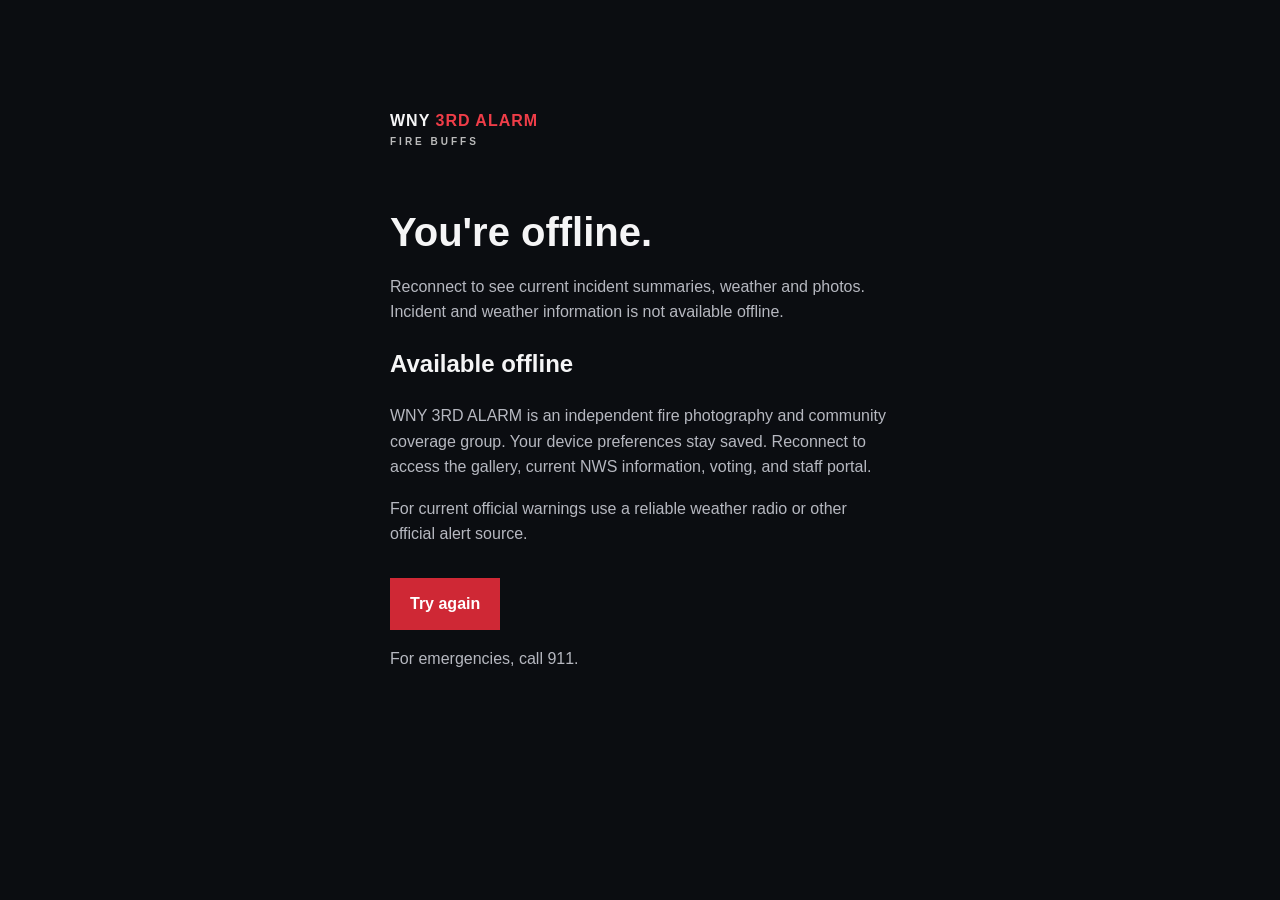
<file: app/offline.html>
<!doctype html>
<html lang="en"><head><meta charset="utf-8"><meta name="viewport" content="width=device-width, initial-scale=1, viewport-fit=cover"><meta name="theme-color" content="#0c0e12"><title>Offline | WNY 3RD ALARM</title><style>body{margin:0;background:#0b0d11;color:#f5f5f6;font:16px/1.6 Arial,sans-serif}main{max-width:500px;padding:12vh 24px;margin:auto}.brand{font-weight:900;letter-spacing:1px}.brand span{color:#ef3d48}.brand small{display:block;font-size:10px;letter-spacing:3px;color:#bbb}h1{font-size:40px;line-height:1.1;margin:60px 0 20px}p{color:#b6b8c0}a{display:inline-block;background:#cf2835;color:white;padding:13px 20px;text-decoration:none;font-weight:bold;margin-top:15px}</style></head><body><main><div class="brand">WNY <span>3RD ALARM</span><small>FIRE BUFFS</small></div><h1>You're offline.</h1><p>Reconnect to see current incident summaries, weather and photos. Incident and weather information is not available offline.</p><h2>Available offline</h2><p>WNY 3RD ALARM is an independent fire photography and community coverage group. Your device preferences stay saved. Reconnect to access the gallery, current NWS information, voting, and staff portal.</p><p>For current official warnings use a reliable weather radio or other official alert source.</p><a href="./">Try again</a><p>For emergencies, call 911.</p></main></body></html>
</file>
